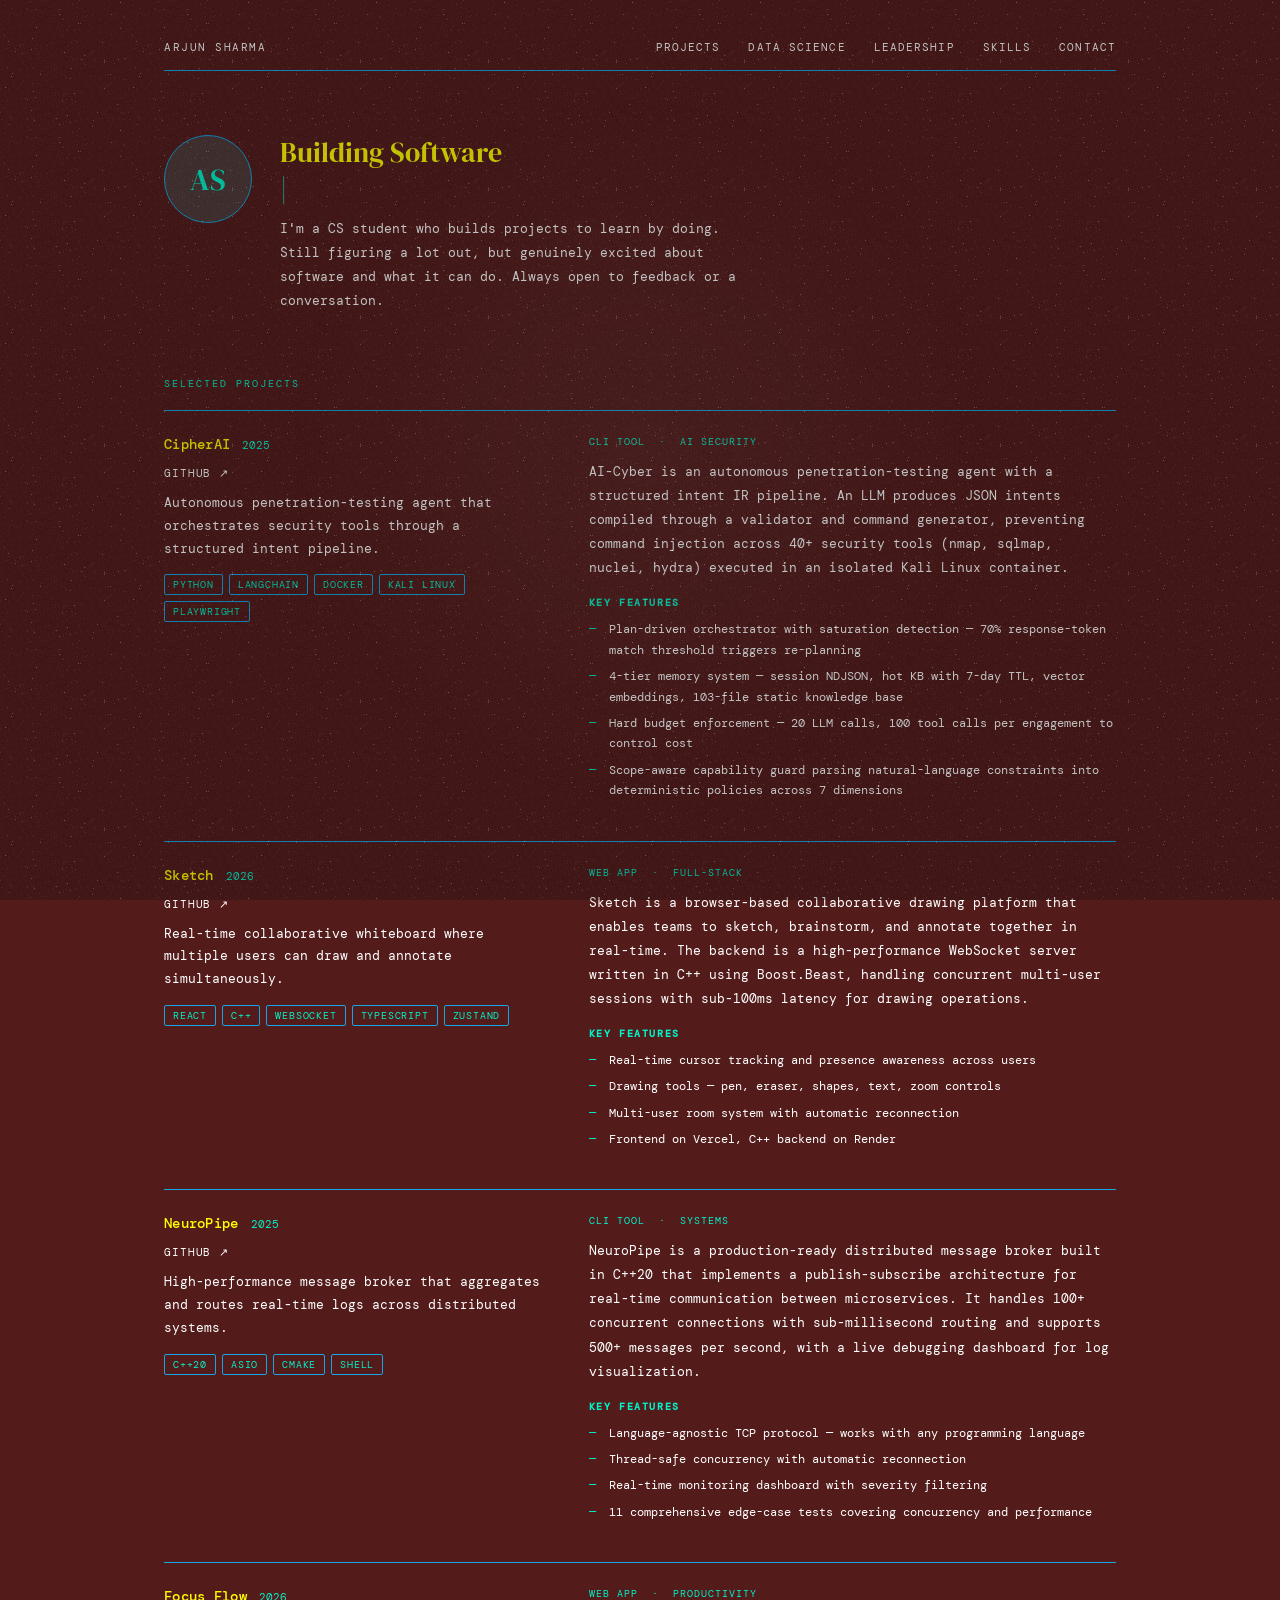
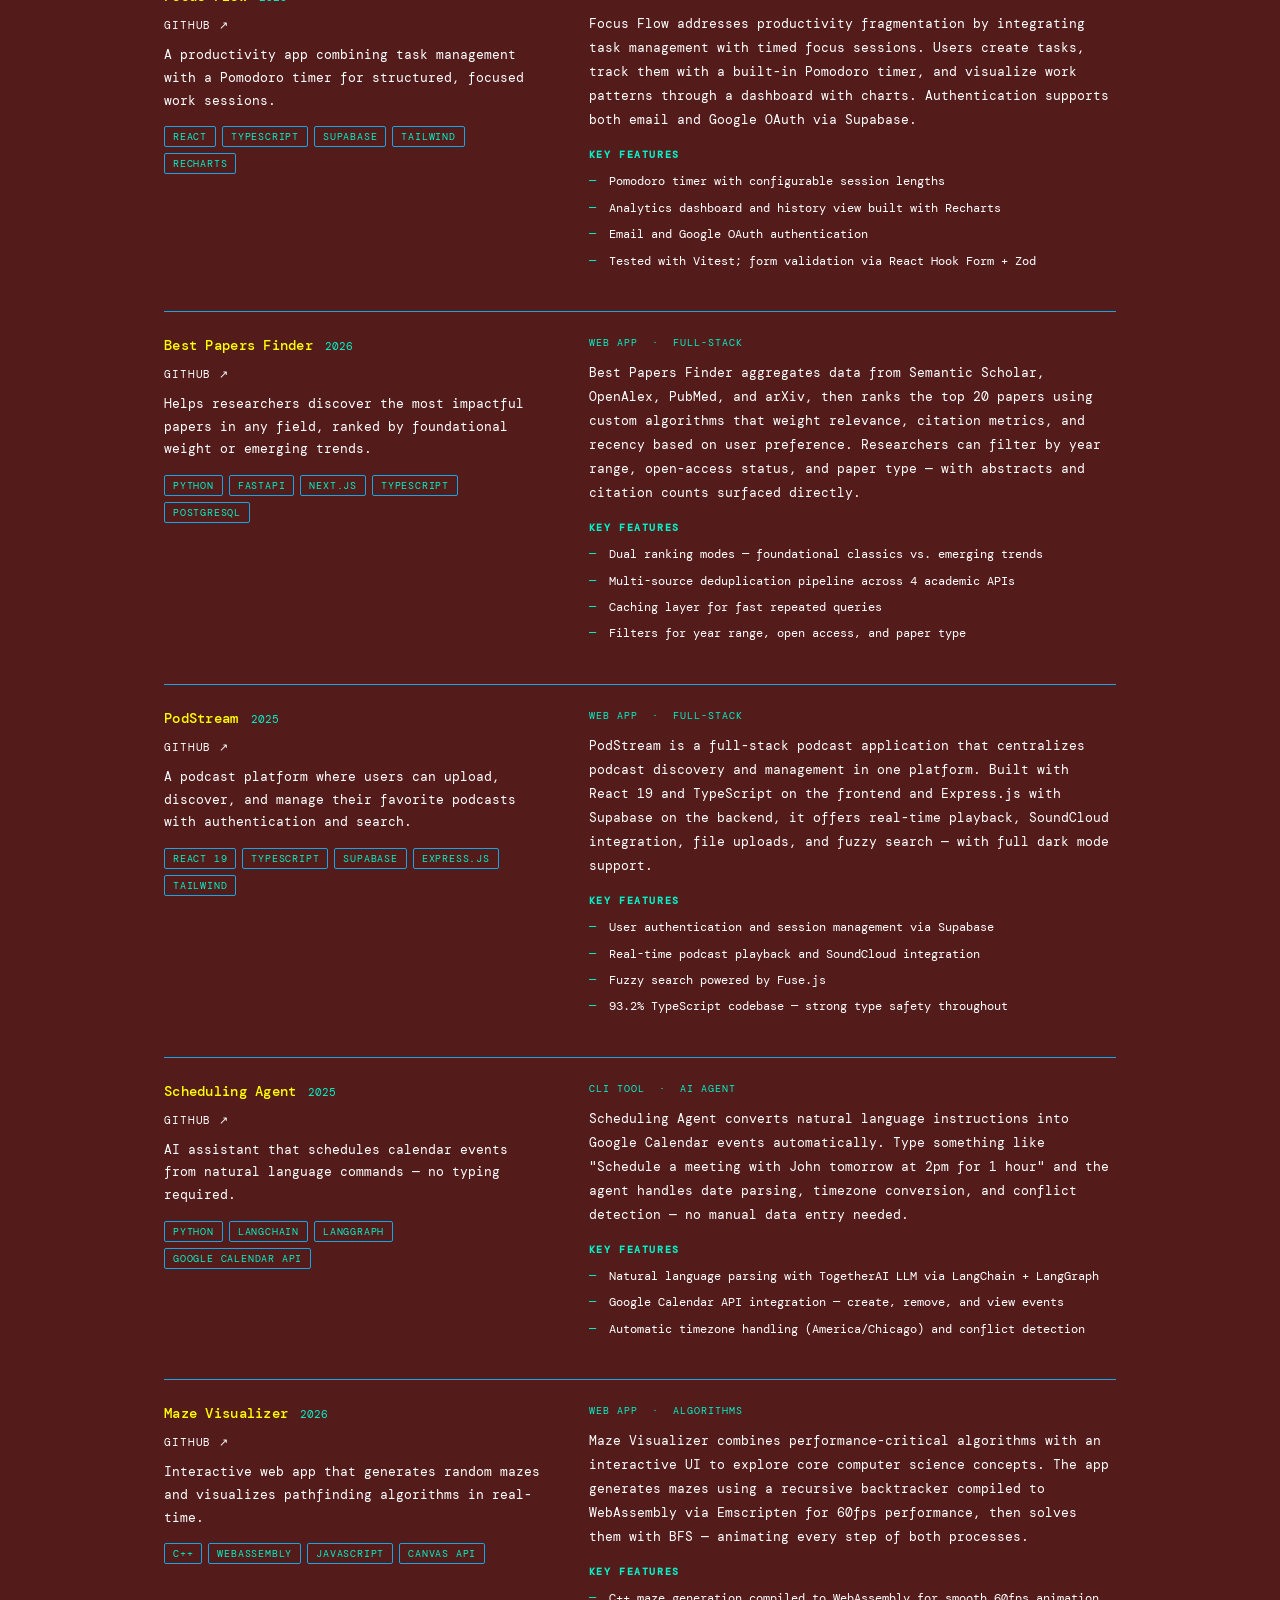
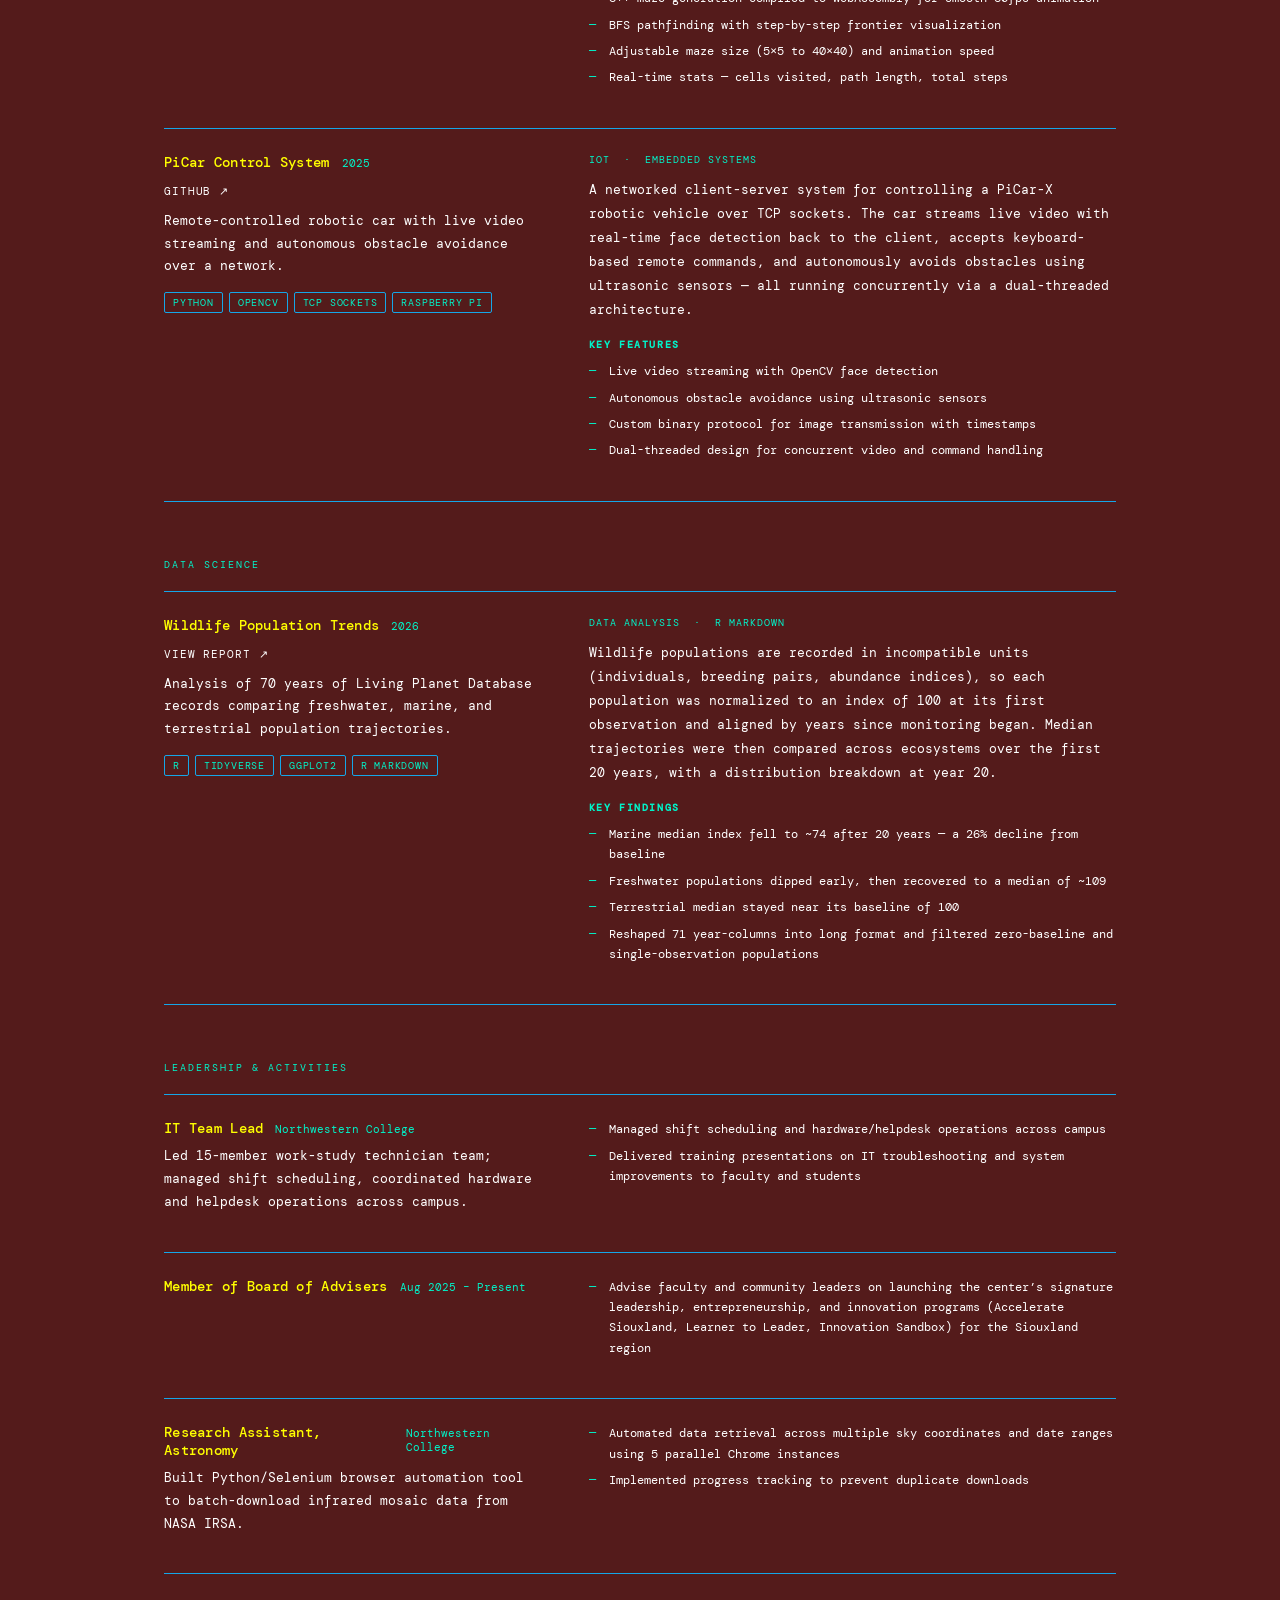
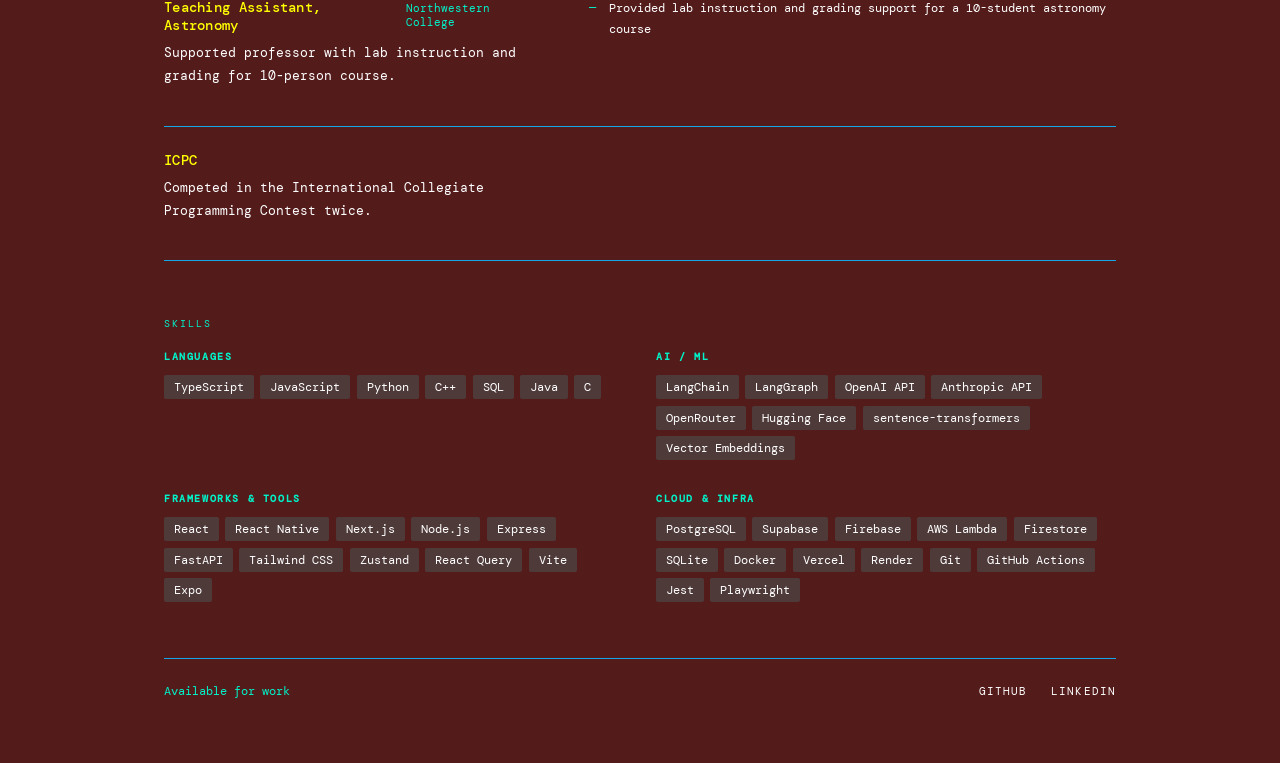
<file: index.html>
<!DOCTYPE html>
<html lang="en">
<head>
  <meta charset="UTF-8" />
  <meta name="viewport" content="width=device-width, initial-scale=1.0" />
  <meta name="description" content="Your Name — Software Developer portfolio" />
  <title>Arjun Sharma — Portfolio</title>
  <link rel="icon" type="image/svg+xml" href="data:image/svg+xml,%3Csvg xmlns='http://www.w3.org/2000/svg' viewBox='0 0 32 32'%3E%3Crect width='32' height='32' rx='6' fill='%23000'/%3E%3Ctext x='16' y='23' font-family='DM Serif Display, Georgia, serif' font-size='22' font-weight='400' fill='%23e8e8e6' text-anchor='middle'%3EA%3C/text%3E%3C/svg%3E" />
  <link rel="stylesheet" href="style.css" />
  <link rel="stylesheet" href="effects.css" />
</head>
<body>

  <div class="port">

    <!-- Nav -->
    <nav class="nav">
      <span class="nav-name">Arjun Sharma</span>
      <div class="nav-links">
        <a href="#work">Projects</a>
        <a href="#datascience">Data Science</a>
        <a href="#leadership">Leadership</a>
        <a href="#skills">Skills</a>
        <a href="#contact">Contact</a>
      </div>
    </nav>

    <!-- Hero -->
    <section class="hero">
      <div class="avatar">
        <span>AS</span>
        <!-- To use a photo instead: remove the span and add:
             <img src="photo.jpg" alt="Your Name" /> -->
      </div>
      <div class="hero-text">
        <h1><span id="typewriter"></span><span class="cursor" aria-hidden="true">|</span></h1>
        <p>
          I'm a CS student who builds projects to learn by doing. Still figuring a lot out, but genuinely excited about software and what it can do. Always open to feedback or a conversation.
        </p>
      </div>
    </section>

    <!-- Projects -->
    <section class="projects" id="work">
      <p class="section-label">Selected Projects</p>

      <!-- AI-Cyber -->
      <article class="project-card" id="p10">
        <div class="card-main">
          <div class="card-header">
            <span class="card-title">CipherAI</span>
            <span class="project-year">2025</span>
          </div>
          <a href="https://github.com/arjunxplorer/CipherAI" class="gh-link" target="_blank" rel="noopener">GitHub ↗</a>
          <p class="card-summary">Autonomous penetration-testing agent that orchestrates security tools through a structured intent pipeline.</p>
          <div class="project-tags">
            <span class="tag">Python</span>
            <span class="tag">LangChain</span>
            <span class="tag">Docker</span>
            <span class="tag">Kali Linux</span>
            <span class="tag">Playwright</span>
          </div>
        </div>
        <div class="card-details">
          <p class="card-type">CLI Tool &nbsp;·&nbsp; AI Security</p>
          <p class="project-desc">
            AI-Cyber is an autonomous penetration-testing agent with a structured intent IR pipeline. An LLM produces JSON intents compiled through a validator and command generator, preventing command injection across 40+ security tools (nmap, sqlmap, nuclei, hydra) executed in an isolated Kali Linux container.
          </p>
          <div class="card-features">
            <h4>Key features</h4>
            <ul class="feature-list">
              <li>Plan-driven orchestrator with saturation detection — 70% response-token match threshold triggers re-planning</li>
              <li>4-tier memory system — session NDJSON, hot KB with 7-day TTL, vector embeddings, 103-file static knowledge base</li>
              <li>Hard budget enforcement — 20 LLM calls, 100 tool calls per engagement to control cost</li>
              <li>Scope-aware capability guard parsing natural-language constraints into deterministic policies across 7 dimensions</li>
            </ul>
          </div>
        </div>
      </article>

      <!-- Sketch -->
      <article class="project-card" id="p1">
        <div class="card-main">
          <div class="card-header">
            <span class="card-title">Sketch</span>
            <span class="project-year">2026</span>
          </div>
          <a href="https://github.com/arjunxplorer/sketch" class="gh-link" target="_blank" rel="noopener">GitHub ↗</a>
          <p class="card-summary">Real-time collaborative whiteboard where multiple users can draw and annotate simultaneously.</p>
          <div class="project-tags">
            <span class="tag">React</span>
            <span class="tag">C++</span>
            <span class="tag">WebSocket</span>
            <span class="tag">TypeScript</span>
            <span class="tag">Zustand</span>
          </div>
        </div>
        <div class="card-details">
          <p class="card-type">Web App &nbsp;·&nbsp; Full-stack</p>
          <p class="project-desc">
            Sketch is a browser-based collaborative drawing platform that enables teams to sketch,
            brainstorm, and annotate together in real-time. The backend is a high-performance
            WebSocket server written in C++ using Boost.Beast, handling concurrent multi-user
            sessions with sub-100ms latency for drawing operations.
          </p>
          <div class="card-features">
            <h4>Key features</h4>
            <ul class="feature-list">
              <li>Real-time cursor tracking and presence awareness across users</li>
              <li>Drawing tools — pen, eraser, shapes, text, zoom controls</li>
              <li>Multi-user room system with automatic reconnection</li>
              <li>Frontend on Vercel, C++ backend on Render</li>
            </ul>
          </div>
        </div>
      </article>

      <!-- NeuroPipe -->
      <article class="project-card" id="p2">
        <div class="card-main">
          <div class="card-header">
            <span class="card-title">NeuroPipe</span>
            <span class="project-year">2025</span>
          </div>
          <a href="https://github.com/arjunxplorer/NeuroPipe" class="gh-link" target="_blank" rel="noopener">GitHub ↗</a>
          <p class="card-summary">High-performance message broker that aggregates and routes real-time logs across distributed systems.</p>
          <div class="project-tags">
            <span class="tag">C++20</span>
            <span class="tag">Asio</span>
            <span class="tag">CMake</span>
            <span class="tag">Shell</span>
          </div>
        </div>
        <div class="card-details">
          <p class="card-type">CLI Tool &nbsp;·&nbsp; Systems</p>
          <p class="project-desc">
            NeuroPipe is a production-ready distributed message broker built in C++20 that implements
                a publish-subscribe architecture for real-time communication between microservices.
                It handles 100+ concurrent connections with sub-millisecond routing and supports
                500+ messages per second, with a live debugging dashboard for log visualization.
          </p>
          <div class="card-features">
                <h4>Key features</h4>
                <ul class="feature-list">
                  <li>Language-agnostic TCP protocol — works with any programming language</li>
                  <li>Thread-safe concurrency with automatic reconnection</li>
                  <li>Real-time monitoring dashboard with severity filtering</li>
                  <li>11 comprehensive edge-case tests covering concurrency and performance</li>
                </ul>
              </div>
        </div>
      </article>

      <!-- Focus Flow -->
      <article class="project-card" id="p8">
        <div class="card-main">
          <div class="card-header">
            <span class="card-title">Focus Flow</span>
            <span class="project-year">2026</span>
          </div>
          <a href="https://github.com/arjunxplorer/focus-flow" class="gh-link" target="_blank" rel="noopener">GitHub ↗</a>
          <p class="card-summary">A productivity app combining task management with a Pomodoro timer for structured, focused work sessions.</p>
          <div class="project-tags">
            <span class="tag">React</span>
            <span class="tag">TypeScript</span>
            <span class="tag">Supabase</span>
            <span class="tag">Tailwind</span>
            <span class="tag">Recharts</span>
          </div>
        </div>
        <div class="card-details">
          <p class="card-type">Web App &nbsp;·&nbsp; Productivity</p>
          <p class="project-desc">
            Focus Flow addresses productivity fragmentation by integrating task management with
                timed focus sessions. Users create tasks, track them with a built-in Pomodoro timer,
                and visualize work patterns through a dashboard with charts. Authentication supports
                both email and Google OAuth via Supabase.
          </p>
          <div class="card-features">
                <h4>Key features</h4>
                <ul class="feature-list">
                  <li>Pomodoro timer with configurable session lengths</li>
                  <li>Analytics dashboard and history view built with Recharts</li>
                  <li>Email and Google OAuth authentication</li>
                  <li>Tested with Vitest; form validation via React Hook Form + Zod</li>
                </ul>
              </div>
        </div>
      </article>

      <!-- Best Papers Finder -->
      <article class="project-card" id="p5">
        <div class="card-main">
          <div class="card-header">
            <span class="card-title">Best Papers Finder</span>
            <span class="project-year">2026</span>
          </div>
          <a href="https://github.com/arjunxplorer/Research-Paper-finder" class="gh-link" target="_blank" rel="noopener">GitHub ↗</a>
          <p class="card-summary">Helps researchers discover the most impactful papers in any field, ranked by foundational weight or emerging trends.</p>
          <div class="project-tags">
            <span class="tag">Python</span>
            <span class="tag">FastAPI</span>
            <span class="tag">Next.js</span>
            <span class="tag">TypeScript</span>
            <span class="tag">PostgreSQL</span>
          </div>
        </div>
        <div class="card-details">
          <p class="card-type">Web App &nbsp;·&nbsp; Full-stack</p>
          <p class="project-desc">
            Best Papers Finder aggregates data from Semantic Scholar, OpenAlex, PubMed, and arXiv,
                then ranks the top 20 papers using custom algorithms that weight relevance, citation
                metrics, and recency based on user preference. Researchers can filter by year range,
                open-access status, and paper type — with abstracts and citation counts surfaced directly.
          </p>
          <div class="card-features">
                <h4>Key features</h4>
                <ul class="feature-list">
                  <li>Dual ranking modes — foundational classics vs. emerging trends</li>
                  <li>Multi-source deduplication pipeline across 4 academic APIs</li>
                  <li>Caching layer for fast repeated queries</li>
                  <li>Filters for year range, open access, and paper type</li>
                </ul>
              </div>
        </div>
      </article>

      <!-- PodStream -->
      <article class="project-card" id="p6">
        <div class="card-main">
          <div class="card-header">
            <span class="card-title">PodStream</span>
            <span class="project-year">2025</span>
          </div>
          <a href="https://github.com/arjunxplorer/PodStream" class="gh-link" target="_blank" rel="noopener">GitHub ↗</a>
          <p class="card-summary">A podcast platform where users can upload, discover, and manage their favorite podcasts with authentication and search.</p>
          <div class="project-tags">
            <span class="tag">React 19</span>
            <span class="tag">TypeScript</span>
            <span class="tag">Supabase</span>
            <span class="tag">Express.js</span>
            <span class="tag">Tailwind</span>
          </div>
        </div>
        <div class="card-details">
          <p class="card-type">Web App &nbsp;·&nbsp; Full-stack</p>
          <p class="project-desc">
            PodStream is a full-stack podcast application that centralizes podcast discovery and
                management in one platform. Built with React 19 and TypeScript on the frontend and
                Express.js with Supabase on the backend, it offers real-time playback, SoundCloud
                integration, file uploads, and fuzzy search — with full dark mode support.
          </p>
          <div class="card-features">
                <h4>Key features</h4>
                <ul class="feature-list">
                  <li>User authentication and session management via Supabase</li>
                  <li>Real-time podcast playback and SoundCloud integration</li>
                  <li>Fuzzy search powered by Fuse.js</li>
                  <li>93.2% TypeScript codebase — strong type safety throughout</li>
                </ul>
              </div>
        </div>
      </article>

      <!-- Scheduling Agent -->
      <article class="project-card" id="p4">
        <div class="card-main">
          <div class="card-header">
            <span class="card-title">Scheduling Agent</span>
            <span class="project-year">2025</span>
          </div>
          <a href="https://github.com/arjunxplorer/SchedulingAgent" class="gh-link" target="_blank" rel="noopener">GitHub ↗</a>
          <p class="card-summary">AI assistant that schedules calendar events from natural language commands — no typing required.</p>
          <div class="project-tags">
            <span class="tag">Python</span>
            <span class="tag">LangChain</span>
            <span class="tag">LangGraph</span>
            <span class="tag">Google Calendar API</span>
          </div>
        </div>
        <div class="card-details">
          <p class="card-type">CLI Tool &nbsp;·&nbsp; AI Agent</p>
          <p class="project-desc">
            Scheduling Agent converts natural language instructions into Google Calendar events
                automatically. Type something like "Schedule a meeting with John tomorrow at 2pm for
                1 hour" and the agent handles date parsing, timezone conversion, and conflict detection —
                no manual data entry needed.
          </p>
          <div class="card-features">
                <h4>Key features</h4>
                <ul class="feature-list">
                  <li>Natural language parsing with TogetherAI LLM via LangChain + LangGraph</li>
                  <li>Google Calendar API integration — create, remove, and view events</li>
                  <li>Automatic timezone handling (America/Chicago) and conflict detection</li>
                </ul>
              </div>
        </div>
      </article>

      <!-- Maze Visualizer -->
      <article class="project-card" id="p3">
        <div class="card-main">
          <div class="card-header">
            <span class="card-title">Maze Visualizer</span>
            <span class="project-year">2026</span>
          </div>
          <a href="https://github.com/arjunxplorer/Maze-Solver" class="gh-link" target="_blank" rel="noopener">GitHub ↗</a>
          <p class="card-summary">Interactive web app that generates random mazes and visualizes pathfinding algorithms in real-time.</p>
          <div class="project-tags">
            <span class="tag">C++</span>
            <span class="tag">WebAssembly</span>
            <span class="tag">JavaScript</span>
            <span class="tag">Canvas API</span>
          </div>
        </div>
        <div class="card-details">
          <p class="card-type">Web App &nbsp;·&nbsp; Algorithms</p>
          <p class="project-desc">
            Maze Visualizer combines performance-critical algorithms with an interactive UI to explore
                core computer science concepts. The app generates mazes using a recursive backtracker
                compiled to WebAssembly via Emscripten for 60fps performance, then solves them with BFS —
                animating every step of both processes.
          </p>
          <div class="card-features">
                <h4>Key features</h4>
                <ul class="feature-list">
                  <li>C++ maze generation compiled to WebAssembly for smooth 60fps animation</li>
                  <li>BFS pathfinding with step-by-step frontier visualization</li>
                  <li>Adjustable maze size (5×5 to 40×40) and animation speed</li>
                  <li>Real-time stats — cells visited, path length, total steps</li>
                </ul>
              </div>
        </div>
      </article>

      <!-- PiCar -->
      <article class="project-card" id="p9">
        <div class="card-main">
          <div class="card-header">
            <span class="card-title">PiCar Control System</span>
            <span class="project-year">2025</span>
          </div>
          <a href="https://github.com/OfficialArapaima/networking-picar3" class="gh-link" target="_blank" rel="noopener">GitHub ↗</a>
          <p class="card-summary">Remote-controlled robotic car with live video streaming and autonomous obstacle avoidance over a network.</p>
          <div class="project-tags">
            <span class="tag">Python</span>
            <span class="tag">OpenCV</span>
            <span class="tag">TCP Sockets</span>
            <span class="tag">Raspberry Pi</span>
          </div>
        </div>
        <div class="card-details">
          <p class="card-type">IoT &nbsp;·&nbsp; Embedded Systems</p>
          <p class="project-desc">
            A networked client-server system for controlling a PiCar-X robotic vehicle over TCP sockets.
                The car streams live video with real-time face detection back to the client, accepts
                keyboard-based remote commands, and autonomously avoids obstacles using ultrasonic sensors —
                all running concurrently via a dual-threaded architecture.
          </p>
          <div class="card-features">
                <h4>Key features</h4>
                <ul class="feature-list">
                  <li>Live video streaming with OpenCV face detection</li>
                  <li>Autonomous obstacle avoidance using ultrasonic sensors</li>
                  <li>Custom binary protocol for image transmission with timestamps</li>
                  <li>Dual-threaded design for concurrent video and command handling</li>
                </ul>
              </div>
        </div>
      </article>

    </section>

    <!-- Data Science -->
    <section class="projects" id="datascience">
      <p class="section-label">Data Science</p>

      <article class="project-card project-card--link" id="d1">
        <a class="card-link" href="datascience/wildlife.html" aria-label="Open Wildlife Population Trends report"></a>
        <div class="card-main">
          <div class="card-header">
            <span class="card-title">Wildlife Population Trends</span>
            <span class="project-year">2026</span>
          </div>
          <span class="gh-link">View report ↗</span>
          <p class="card-summary">Analysis of 70 years of Living Planet Database records comparing freshwater, marine, and terrestrial population trajectories.</p>
          <div class="project-tags">
            <span class="tag">R</span>
            <span class="tag">tidyverse</span>
            <span class="tag">ggplot2</span>
            <span class="tag">R Markdown</span>
          </div>
        </div>
        <div class="card-details">
          <p class="card-type">Data Analysis &nbsp;·&nbsp; R Markdown</p>
          <p class="project-desc">
            Wildlife populations are recorded in incompatible units (individuals, breeding pairs, abundance
            indices), so each population was normalized to an index of 100 at its first observation and
            aligned by years since monitoring began. Median trajectories were then compared across
            ecosystems over the first 20 years, with a distribution breakdown at year 20.
          </p>
          <div class="card-features">
            <h4>Key findings</h4>
            <ul class="feature-list">
              <li>Marine median index fell to ~74 after 20 years — a 26% decline from baseline</li>
              <li>Freshwater populations dipped early, then recovered to a median of ~109</li>
              <li>Terrestrial median stayed near its baseline of 100</li>
              <li>Reshaped 71 year-columns into long format and filtered zero-baseline and single-observation populations</li>
            </ul>
          </div>
        </div>
      </article>

    </section>

    <!-- Leadership & Activities -->
    <section class="projects" id="leadership">
      <p class="section-label">Leadership &amp; Activities</p>

      <article class="project-card" id="l1">
        <div class="card-main">
          <div class="card-header">
            <span class="card-title">IT Team Lead</span>
            <span class="project-year">Northwestern College</span>
          </div>
          <p class="card-summary">Led 15-member work-study technician team; managed shift scheduling, coordinated hardware and helpdesk operations across campus.</p>
        </div>
        <div class="card-details">
          <ul class="feature-list">
                <li>Managed shift scheduling and hardware/helpdesk operations across campus</li>
                <li>Delivered training presentations on IT troubleshooting and system improvements to faculty and students</li>
              </ul>
        </div>
      </article>


      <article class="project-card" id="l5">
        <div class="card-main">
          <div class="card-header">
            <span class="card-title">Member of Board of Advisers</span>
            <span class="project-year">Aug 2025 – Present</span>
          </div>
        </div>
        <div class="card-details">
          <ul class="feature-list">
            <li>Advise faculty and community leaders on launching the center’s signature leadership, entrepreneurship, and innovation programs (Accelerate Siouxland, Learner to Leader, Innovation Sandbox) for the Siouxland region</li>
          </ul>
        </div>
      </article>

      <article class="project-card" id="l2">
        <div class="card-main">
          <div class="card-header">
            <span class="card-title">Research Assistant, Astronomy</span>
            <span class="project-year">Northwestern College</span>
          </div>
          <p class="card-summary">Built Python/Selenium browser automation tool to batch-download infrared mosaic data from NASA IRSA.</p>
        </div>
        <div class="card-details">
          <ul class="feature-list">
                <li>Automated data retrieval across multiple sky coordinates and date ranges using 5 parallel Chrome instances</li>
                <li>Implemented progress tracking to prevent duplicate downloads</li>
              </ul>
        </div>
      </article>

      <article class="project-card" id="l3">
        <div class="card-main">
          <div class="card-header">
            <span class="card-title">Teaching Assistant, Astronomy</span>
            <span class="project-year">Northwestern College</span>
          </div>
          <p class="card-summary">Supported professor with lab instruction and grading for 10-person course.</p>
        </div>
        <div class="card-details">
          <ul class="feature-list">
                <li>Provided lab instruction and grading support for a 10-student astronomy course</li>
              </ul>
        </div>
      </article>

      <article class="project-card" id="l4">
        <div class="card-main">
          <div class="card-header">
            <span class="card-title">ICPC</span>
          </div>
          <p class="card-summary">Competed in the International Collegiate Programming Contest twice.</p>
        </div>
      </article>

    </section>

    <!-- Skills -->
    <section class="skills-section" id="skills">
      <p class="section-label">Skills</p>
      <div class="skill-groups">
        <div class="skill-group">
          <h4>Languages</h4>
          <div class="skill-pills">
            <span class="skill-pill">TypeScript</span>
            <span class="skill-pill">JavaScript</span>
            <span class="skill-pill">Python</span>
            <span class="skill-pill">C++</span>
            <span class="skill-pill">SQL</span>
            <span class="skill-pill">Java</span>
            <span class="skill-pill">C</span>
          </div>
        </div>
        <div class="skill-group">
          <h4>AI / ML</h4>
          <div class="skill-pills">
            <span class="skill-pill">LangChain</span>
            <span class="skill-pill">LangGraph</span>
            <span class="skill-pill">OpenAI API</span>
            <span class="skill-pill">Anthropic API</span>
            <span class="skill-pill">OpenRouter</span>
            <span class="skill-pill">Hugging Face</span>
            <span class="skill-pill">sentence-transformers</span>
            <span class="skill-pill">Vector Embeddings</span>
          </div>
        </div>
        <div class="skill-group">
          <h4>Frameworks &amp; Tools</h4>
          <div class="skill-pills">
            <span class="skill-pill">React</span>
            <span class="skill-pill">React Native</span>
            <span class="skill-pill">Next.js</span>
            <span class="skill-pill">Node.js</span>
            <span class="skill-pill">Express</span>
            <span class="skill-pill">FastAPI</span>
            <span class="skill-pill">Tailwind CSS</span>
            <span class="skill-pill">Zustand</span>
            <span class="skill-pill">React Query</span>
            <span class="skill-pill">Vite</span>
            <span class="skill-pill">Expo</span>
          </div>
        </div>
        <div class="skill-group">
          <h4>Cloud &amp; Infra</h4>
          <div class="skill-pills">
            <span class="skill-pill">PostgreSQL</span>
            <span class="skill-pill">Supabase</span>
            <span class="skill-pill">Firebase</span>
            <span class="skill-pill">AWS Lambda</span>
            <span class="skill-pill">Firestore</span>
            <span class="skill-pill">SQLite</span>
            <span class="skill-pill">Docker</span>
            <span class="skill-pill">Vercel</span>
            <span class="skill-pill">Render</span>
            <span class="skill-pill">Git</span>
            <span class="skill-pill">GitHub Actions</span>
            <span class="skill-pill">Jest</span>
            <span class="skill-pill">Playwright</span>
          </div>
        </div>
      </div>
    </section>

    <!-- Contact -->
    <footer class="contact" id="contact">
      <p>Available for work</p>
      <div class="contact-links">
        <a href="https://github.com/arjunxplorer" target="_blank" rel="noopener">GitHub</a>
        <a href="https://www.linkedin.com/in/arjunsharma99" target="_blank" rel="noopener">LinkedIn</a>
      </div>
    </footer>

  </div>

  <script>
    // Typewriter
    (function() {
      const el = document.getElementById('typewriter');
      if (!el) return;
      const lines = ['Building Software', 'to Learn.'];
      let lineIdx = 0, charIdx = 0, display = '';

      function type() {
        if (lineIdx >= lines.length) return;
        if (charIdx < lines[lineIdx].length) {
          display += lines[lineIdx][charIdx++];
          el.innerHTML = display.replace(/\n/g, '<br>');
          setTimeout(type, 55 + Math.random() * 35);
        } else {
          display += '\n';
          charIdx = 0;
          lineIdx++;
          if (lineIdx < lines.length) {
            el.innerHTML = display.replace(/\n/g, '<br>');
            setTimeout(type, 500);
          }
        }
      }
      setTimeout(type, 600);
    })();

    // Dust mote texture
    (function() {
      const c = document.createElement('canvas');
      c.width = 128;
      c.height = 128;
      const ctx = c.getContext('2d');
      const img = ctx.createImageData(128, 128);
      const d = img.data;
      for (let i = 0; i < d.length; i += 4) {
        const t = Math.random();
        let v;
        if (t < 0.003) {
          v = 140 + Math.random() * 115; // bright mote
        } else if (t < 0.02) {
          v = 40 + Math.random() * 60; // dim mote
        } else {
          v = Math.random() * 25; // near-black base
        }
        d[i] = v;
        d[i + 1] = v;
        d[i + 2] = v;
        d[i + 3] = 255;
      }
      ctx.putImageData(img, 0, 0);
      const div = document.createElement('div');
      div.id = 'dust';
      div.style.cssText =
        'position:fixed;inset:0;pointer-events:none;z-index:9999;' +
        'background-image:url(' + c.toDataURL() + ');' +
        'background-repeat:repeat;background-size:128px 128px;' +
        'opacity:0.25';
      document.body.appendChild(div);
    })();

    // Mouse spotlight
    (function() {
      const div = document.createElement('div');
      div.id = 'spotlight';
      document.body.appendChild(div);
      let raf = null;
      document.addEventListener('mousemove', function(e) {
        if (raf) cancelAnimationFrame(raf);
        raf = requestAnimationFrame(function() {
          div.style.setProperty('--mx', e.clientX + 'px');
          div.style.setProperty('--my', e.clientY + 'px');
        });
      });
    })();
  </script>

</body>
</html>
</file>
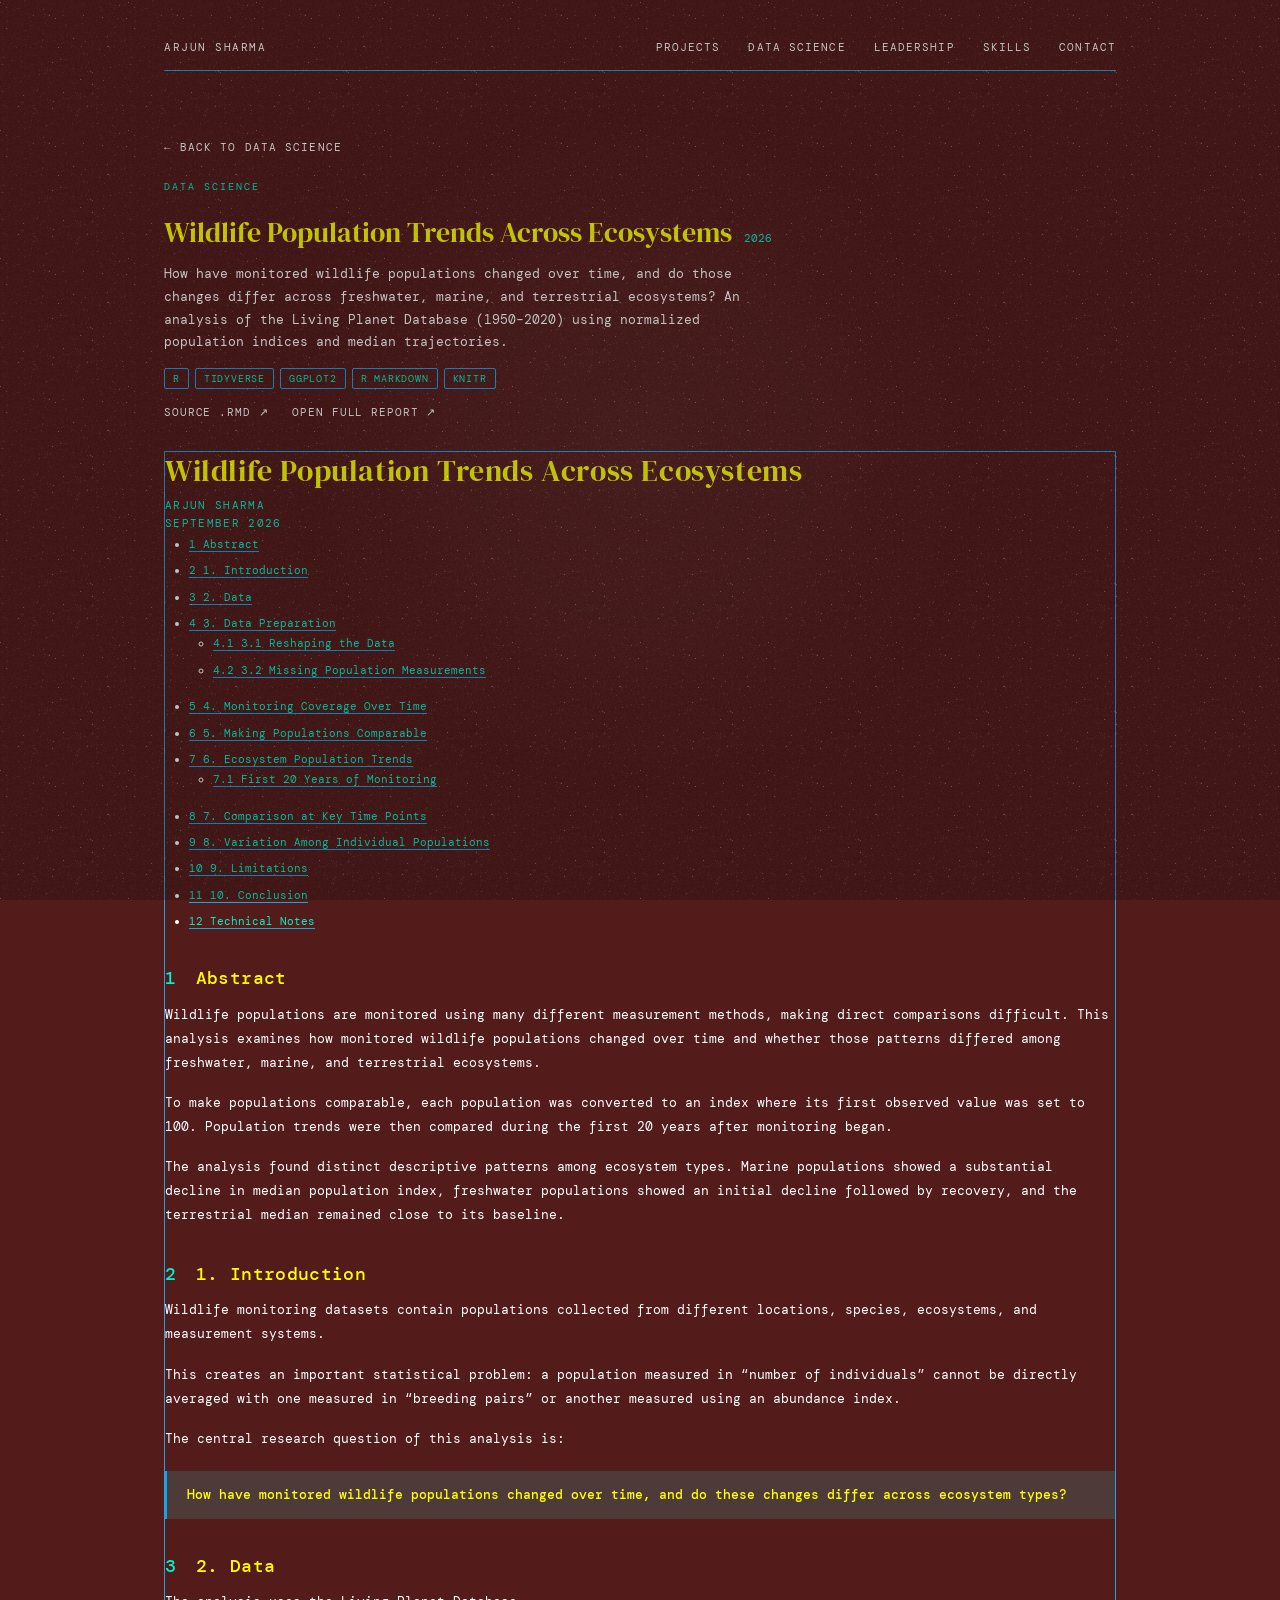
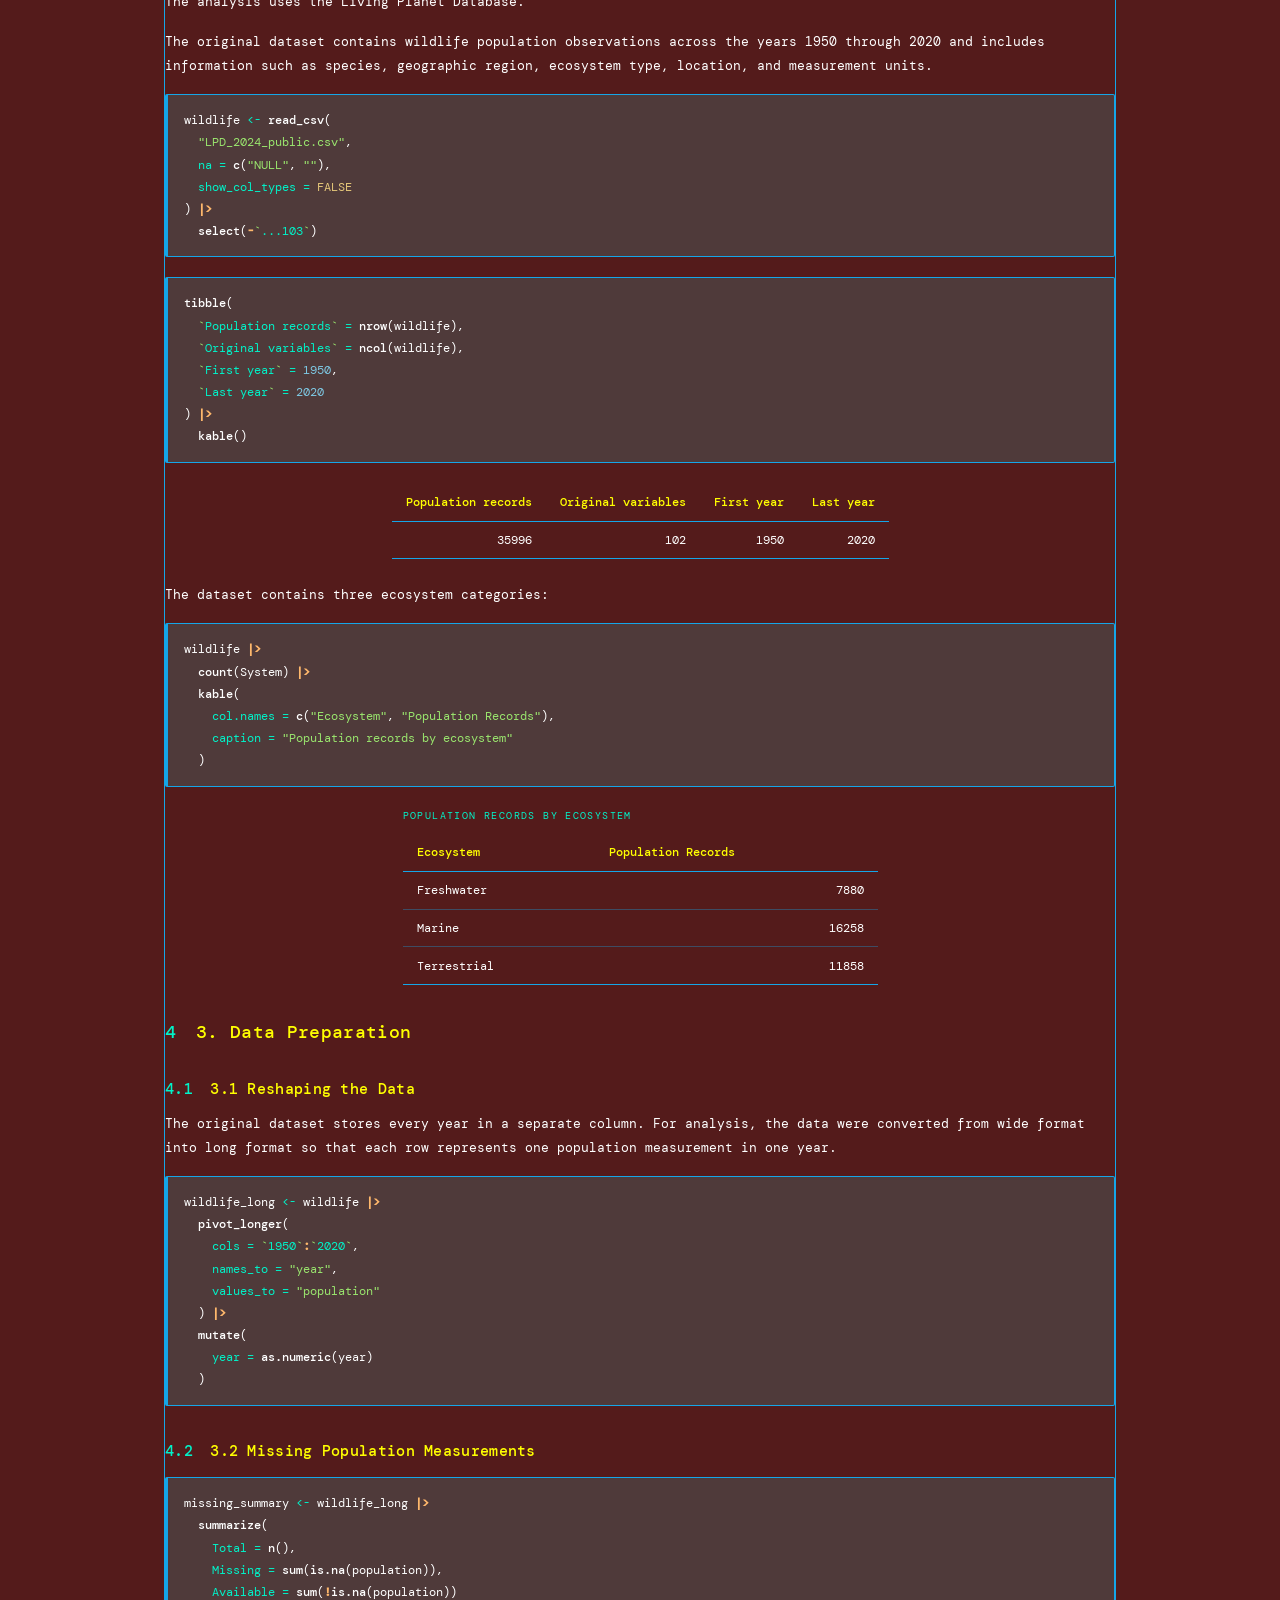
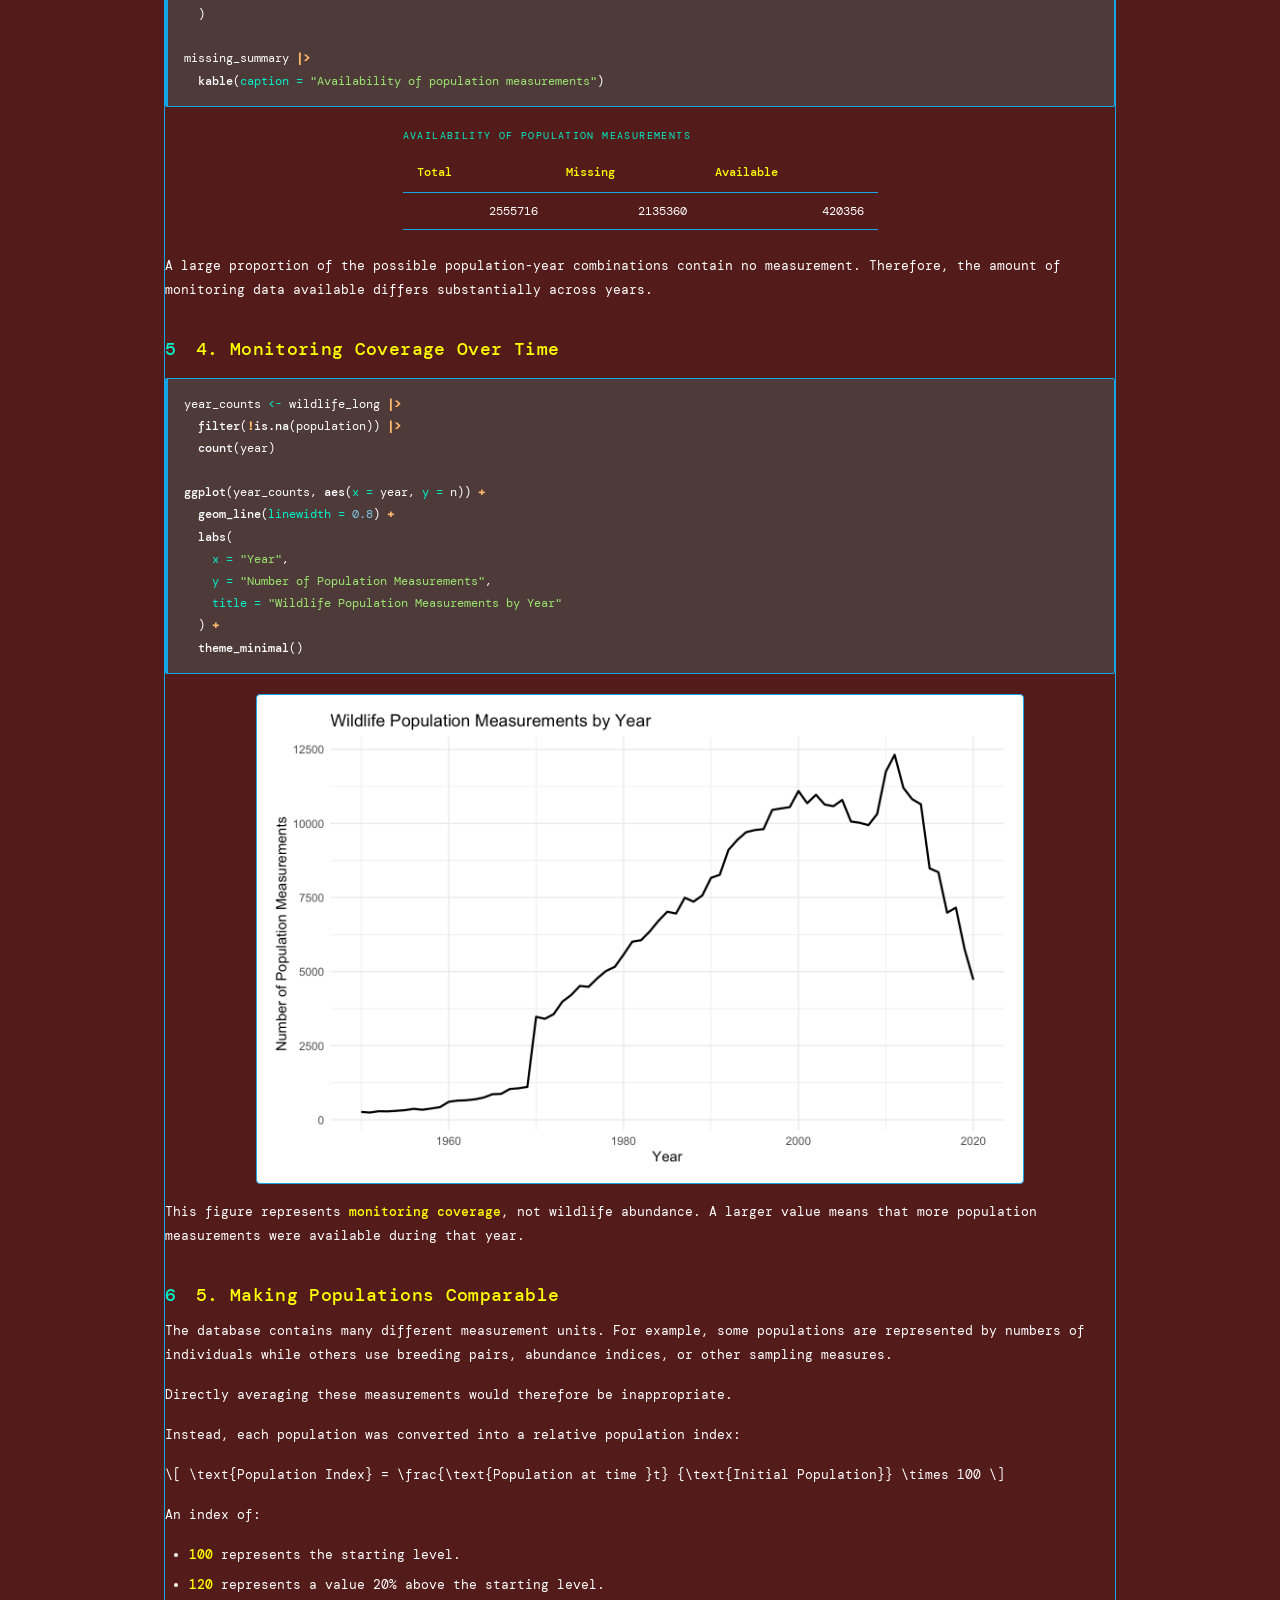
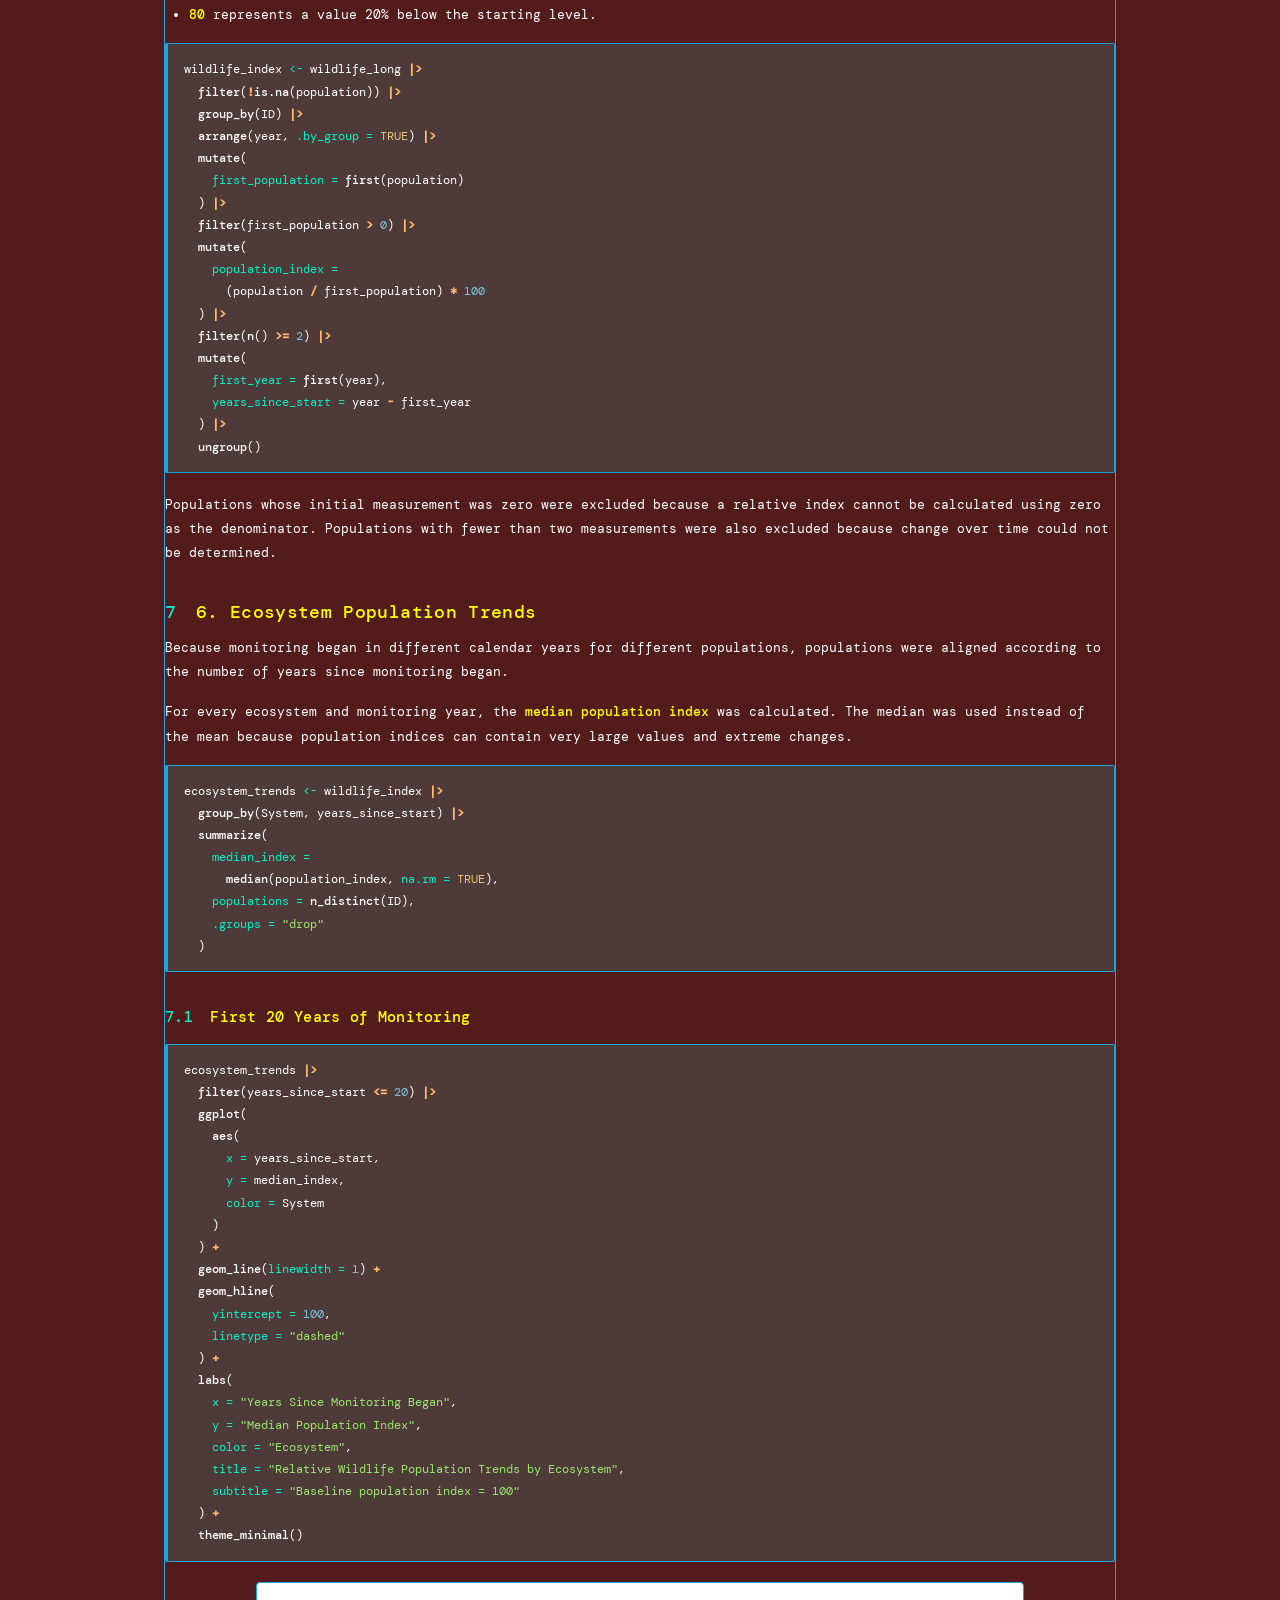
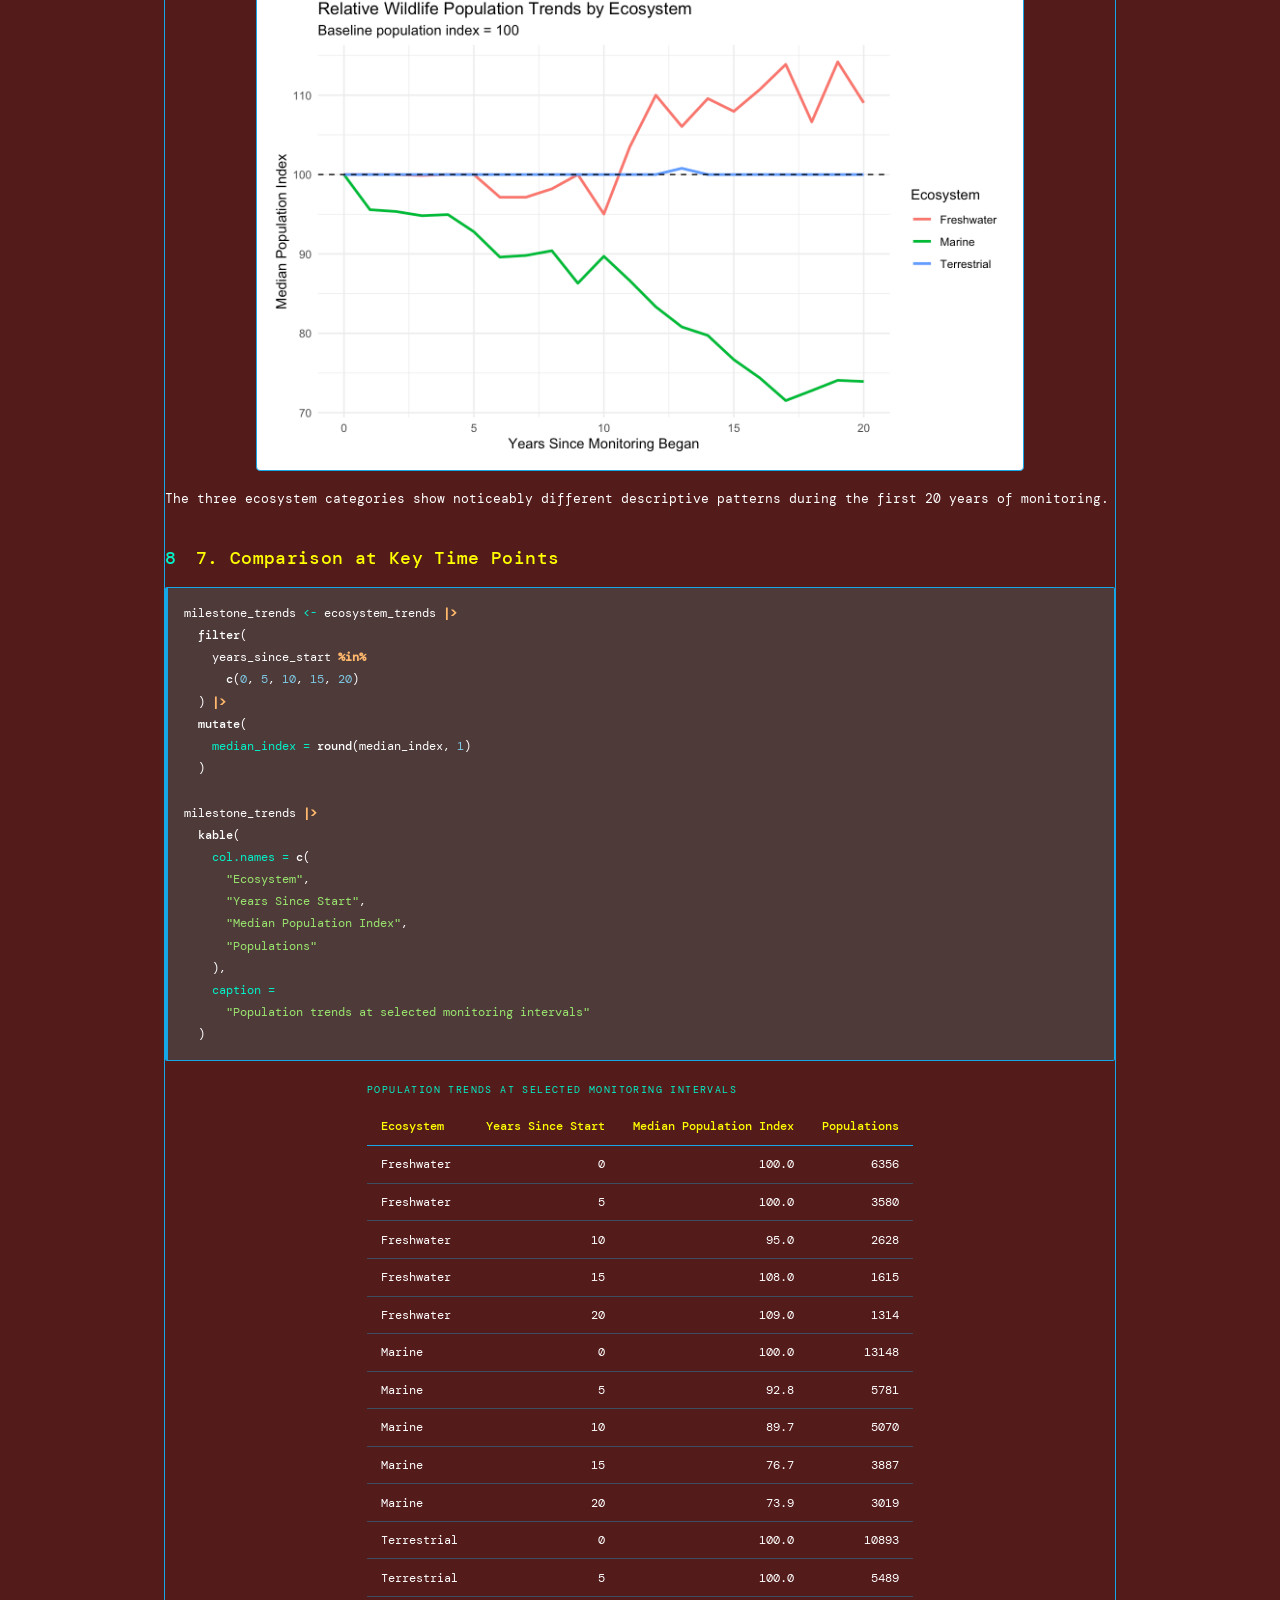
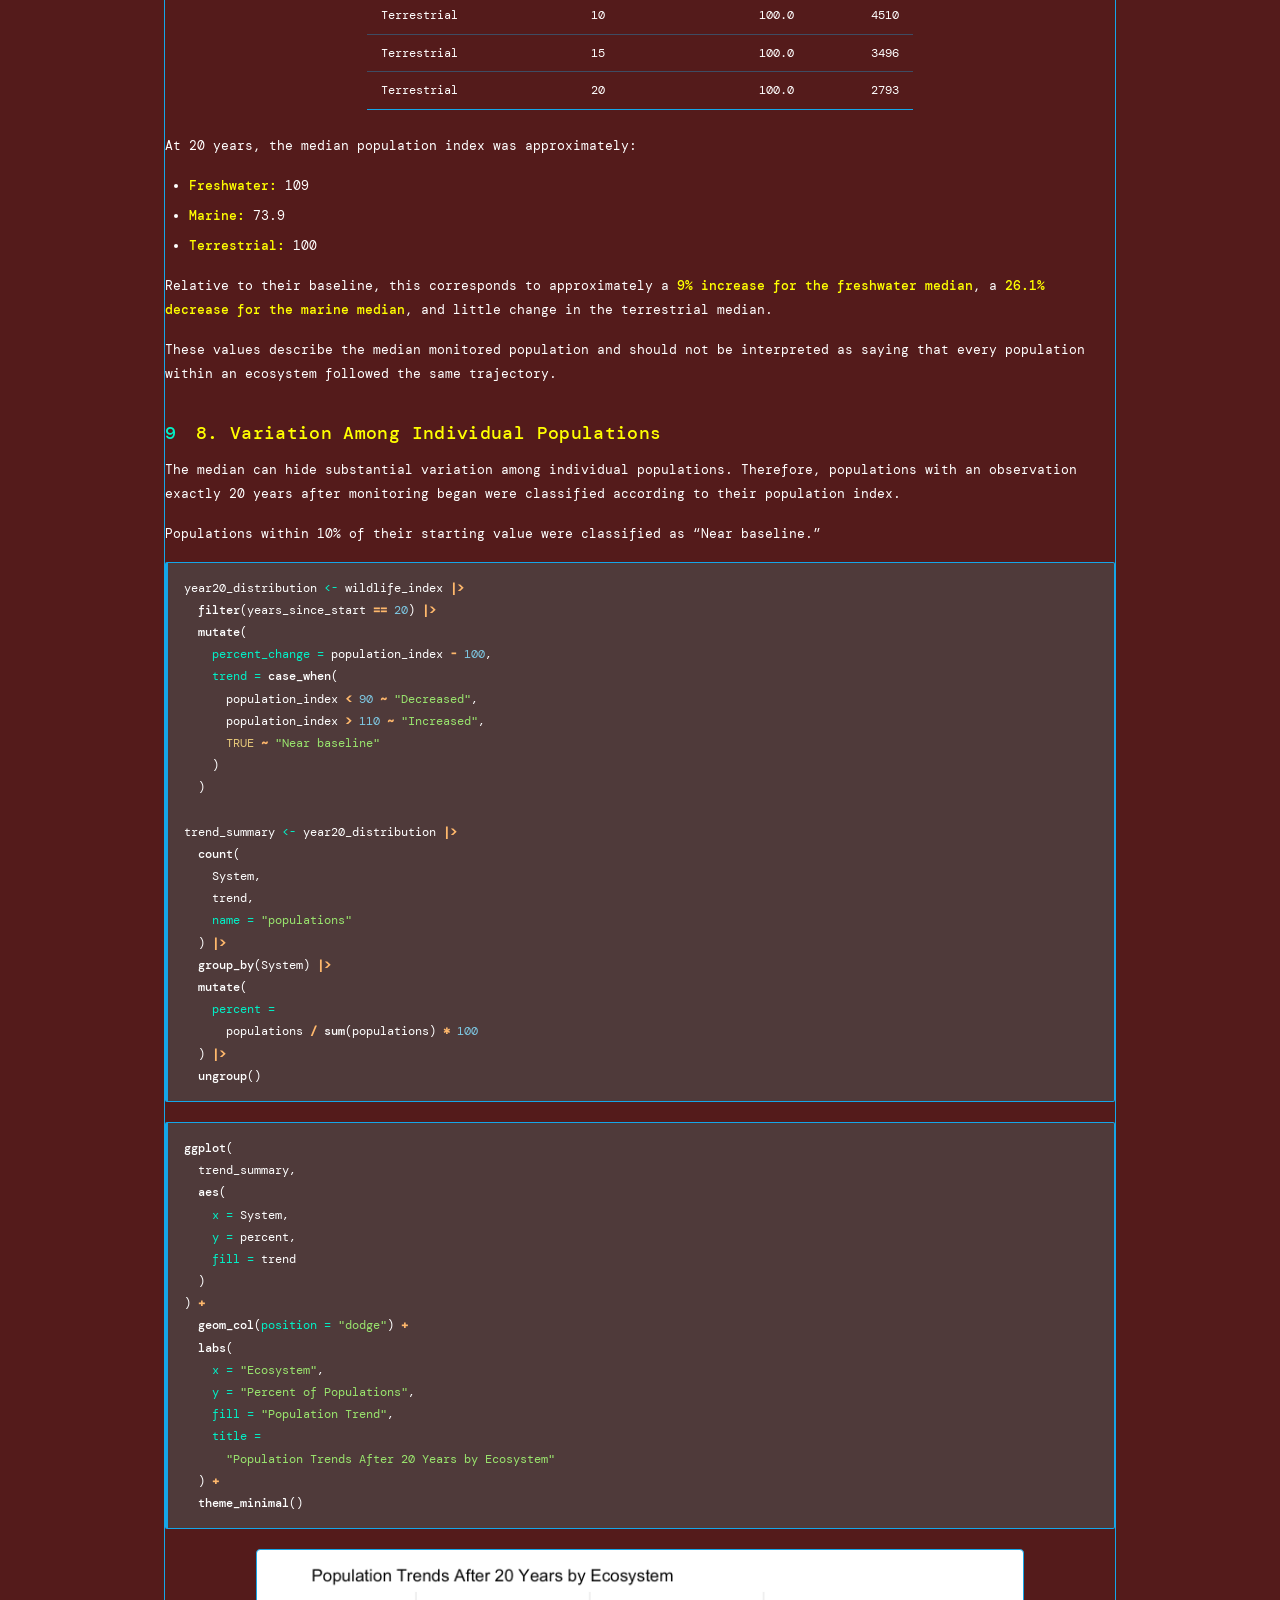
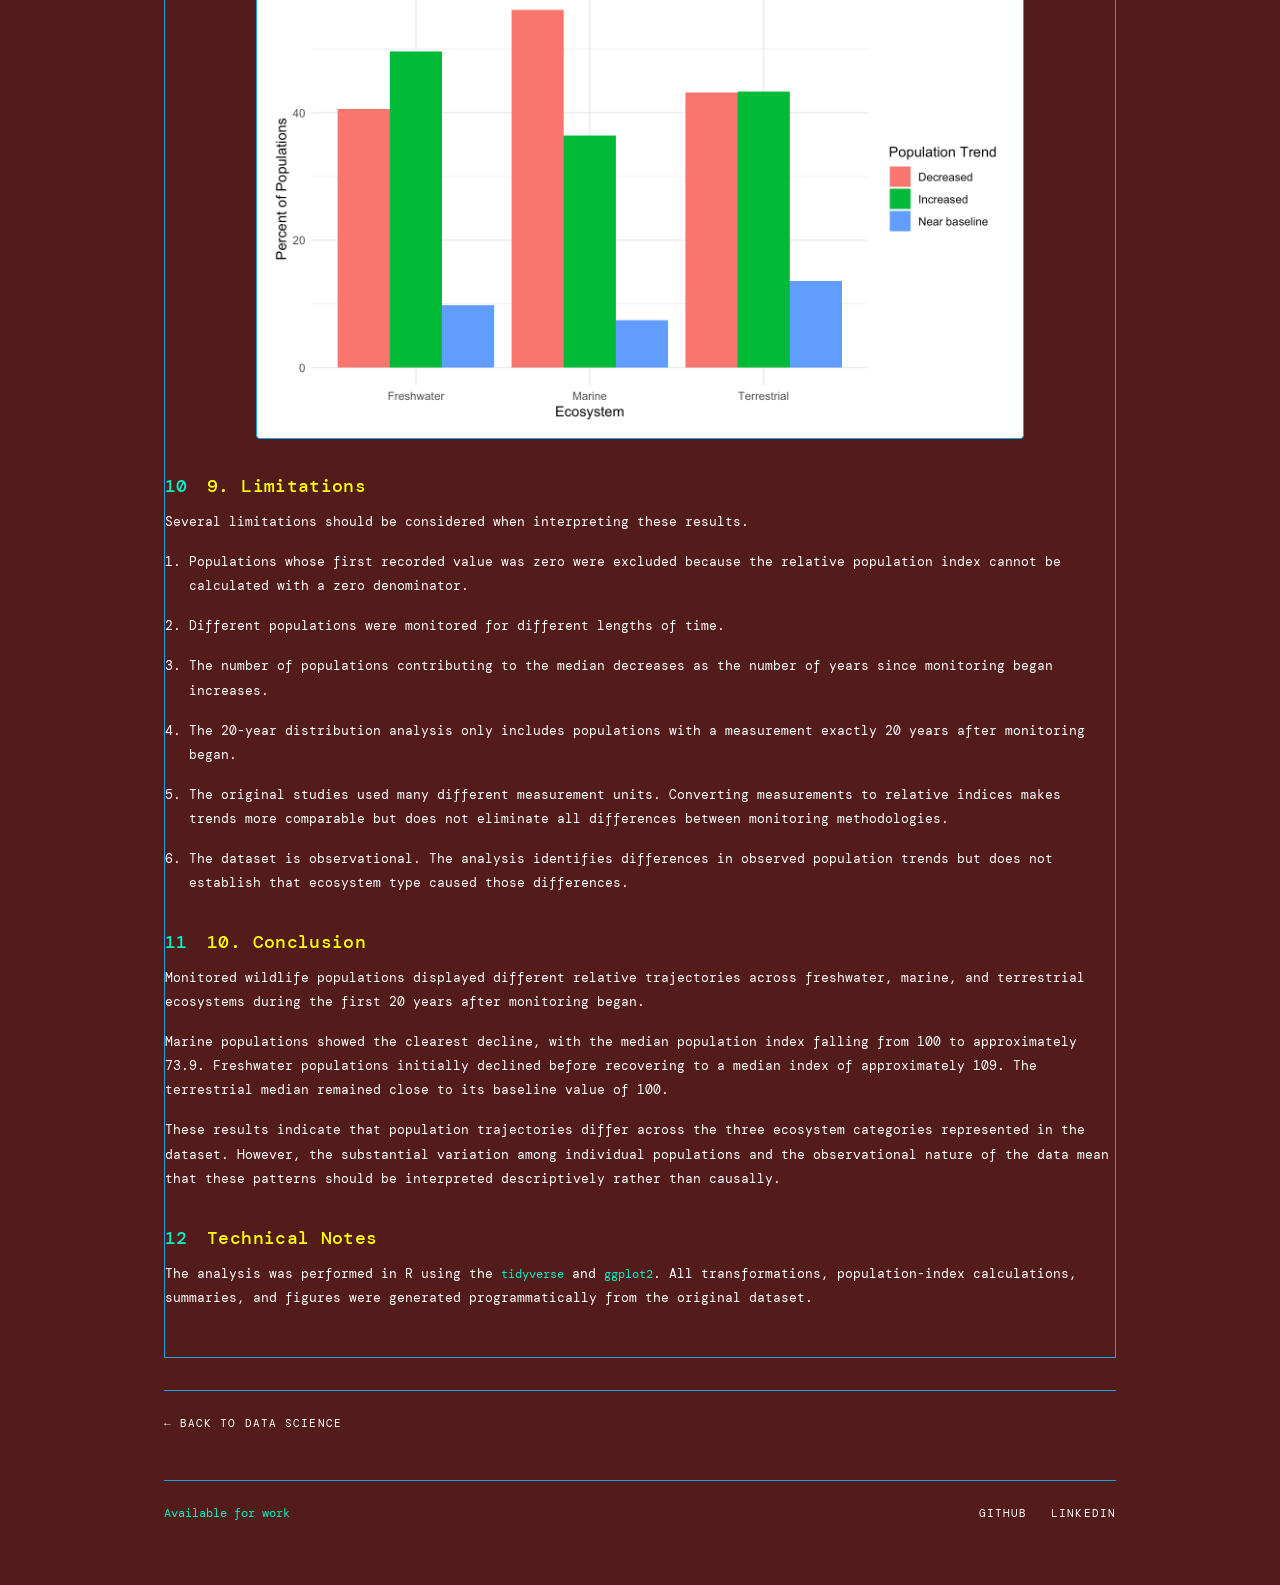
<file: datascience/wildlife.html>
<!DOCTYPE html>
<html lang="en">
<head>
  <meta charset="UTF-8" />
  <meta name="viewport" content="width=device-width, initial-scale=1.0" />
  <meta name="description" content="Wildlife Population Trends Across Ecosystems — a data analysis by Arjun Sharma" />
  <title>Wildlife Population Trends — Arjun Sharma</title>
  <link rel="icon" type="image/svg+xml" href="data:image/svg+xml,%3Csvg xmlns='http://www.w3.org/2000/svg' viewBox='0 0 32 32'%3E%3Crect width='32' height='32' rx='6' fill='%23000'/%3E%3Ctext x='16' y='23' font-family='DM Serif Display, Georgia, serif' font-size='22' font-weight='400' fill='%23e8e8e6' text-anchor='middle'%3EA%3C/text%3E%3C/svg%3E" />
  <link rel="stylesheet" href="../style.css" />
  <link rel="stylesheet" href="../effects.css" />
</head>
<body>

  <div class="port">

    <!-- Nav -->
    <nav class="nav">
      <a class="nav-name" href="../index.html" style="text-decoration:none;">Arjun Sharma</a>
      <div class="nav-links">
        <a href="../index.html#work">Projects</a>
        <a href="../index.html#datascience">Data Science</a>
        <a href="../index.html#leadership">Leadership</a>
        <a href="../index.html#skills">Skills</a>
        <a href="../index.html#contact">Contact</a>
      </div>
    </nav>

    <!-- Report header -->
    <section class="report-header">
      <a class="back-link" href="../index.html#datascience">&larr; Back to Data Science</a>
      <p class="section-label" style="margin-top:1.5rem;">Data Science</p>
      <div class="card-header">
        <span class="card-title">Wildlife Population Trends Across Ecosystems</span>
        <span class="project-year">2026</span>
      </div>
      <p class="card-summary">
        How have monitored wildlife populations changed over time, and do those changes differ across
        freshwater, marine, and terrestrial ecosystems? An analysis of the Living Planet Database (1950–2020)
        using normalized population indices and median trajectories.
      </p>
      <div class="project-tags">
        <span class="tag">R</span>
        <span class="tag">tidyverse</span>
        <span class="tag">ggplot2</span>
        <span class="tag">R Markdown</span>
        <span class="tag">knitr</span>
      </div>
      <div class="report-links">
        <a href="https://github.com/arjunxplorer/portfolio/blob/main/Project/wildlife_population_analysis.Rmd" class="gh-link" target="_blank" rel="noopener">Source .Rmd ↗</a>
        <a href="../Project/wildlife_population_analysis.html" class="gh-link" target="_blank" rel="noopener">Open full report ↗</a>
      </div>
    </section>

    <!-- Embedded knitted report -->
    <iframe
      id="report"
      class="report-frame"
      src="../Project/wildlife_population_analysis.html"
      title="Wildlife Population Trends Across Ecosystems — full report"
      loading="eager"
    ></iframe>

    <div class="report-footer">
      <a class="back-link" href="../index.html#datascience">&larr; Back to Data Science</a>
    </div>

    <!-- Contact -->
    <footer class="contact" id="contact">
      <p>Available for work</p>
      <div class="contact-links">
        <a href="https://github.com/arjunxplorer" target="_blank" rel="noopener">GitHub</a>
        <a href="https://www.linkedin.com/in/arjunsharma99" target="_blank" rel="noopener">LinkedIn</a>
      </div>
    </footer>

  </div>

  <script>
    // Auto-size the report iframe to its content.
    // Primary: the knitted report posts its height (works on file:// too).
    // Secondary: read contentDocument directly when same-origin.
    (function() {
      const frame = document.getElementById('report');
      if (!frame) return;

      let applied = 0;

      function apply(h) {
        h = Math.ceil(Number(h));
        if (!h || h < 100 || h > 20000) return;
        if (applied && h > applied + 400) return;
        if (applied && Math.abs(h - applied) < 8) return;
        applied = h;
        frame.style.height = h + 'px';
        frame.setAttribute('scrolling', 'no');
      }

      window.addEventListener('message', function(e) {
        if (e.source !== frame.contentWindow) return;
        const d = e.data;
        if (!d || !d.type) return;
        if (d.type === 'report-height') apply(d.height);
        if (d.type === 'report-goto' && typeof d.offset === 'number') {
          const rect = frame.getBoundingClientRect();
          const top = window.pageYOffset + rect.top + d.offset - 32;
          window.scrollTo({ top: Math.max(0, top), behavior: 'smooth' });
        }
      });

      frame.addEventListener('load', function() {
        try {
          const doc = frame.contentDocument;
          const marker = doc && doc.getElementById('technical-notes');
          if (marker) {
            const r = marker.getBoundingClientRect();
            apply(r.bottom + 48);
          }
        } catch (e) {
          /* file:// — postMessage from report-resize.html */
        }
      });
    })();

    // Dust mote texture
    (function() {
      const c = document.createElement('canvas');
      c.width = 128;
      c.height = 128;
      const ctx = c.getContext('2d');
      const img = ctx.createImageData(128, 128);
      const d = img.data;
      for (let i = 0; i < d.length; i += 4) {
        const t = Math.random();
        let v;
        if (t < 0.003) {
          v = 140 + Math.random() * 115;
        } else if (t < 0.02) {
          v = 40 + Math.random() * 60;
        } else {
          v = Math.random() * 25;
        }
        d[i] = v;
        d[i + 1] = v;
        d[i + 2] = v;
        d[i + 3] = 255;
      }
      ctx.putImageData(img, 0, 0);
      const div = document.createElement('div');
      div.id = 'dust';
      div.style.cssText =
        'position:fixed;inset:0;pointer-events:none;z-index:9999;' +
        'background-image:url(' + c.toDataURL() + ');' +
        'background-repeat:repeat;background-size:128px 128px;' +
        'opacity:0.25';
      document.body.appendChild(div);
    })();

    // Mouse spotlight
    (function() {
      const div = document.createElement('div');
      div.id = 'spotlight';
      document.body.appendChild(div);
      let raf = null;
      document.addEventListener('mousemove', function(e) {
        if (raf) cancelAnimationFrame(raf);
        raf = requestAnimationFrame(function() {
          div.style.setProperty('--mx', e.clientX + 'px');
          div.style.setProperty('--my', e.clientY + 'px');
        });
      });
    })();
  </script>

</body>
</html>
</file>
<file: style.css>
@import url('https://fonts.googleapis.com/css2?family=DM+Serif+Display:ital@0;1&family=DM+Mono:wght@300;400;500&display=swap');

*, *::before, *::after {
  box-sizing: border-box;
  margin: 0;
  padding: 0;
}

:root {
  --text-primary: #ffff00;
  --text-secondary: #ffffff;
  --text-tertiary: #00f3c9;
  --bg-primary: #541b1b;
  --bg-secondary: #4f3a3a;
  --border: rgb(21 166 232);
}

@media (prefers-color-scheme: dark) {
  :root {
    --text-primary: #ffff00;
    --text-secondary: #ffffff;
    --text-tertiary: #00f3c9;
    --bg-primary: #541b1b;
    --bg-secondary: #4f3a3a;
    --border: rgb(21 166 232);
  }
}

html {
  font-size: 16px;
  -webkit-font-smoothing: antialiased;
  -moz-osx-font-smoothing: grayscale;
}

body {
  font-family: 'DM Mono', monospace;
  background-color: var(--bg-primary);
  color: var(--text-primary);
  min-height: 100vh;
}

/* ── Layout ── */
.port {
  max-width: 1000px;
  margin: 0 auto;
  padding: 2.5rem 1.5rem 4rem;
}

/* ── Nav ── */
.nav {
  display: flex;
  justify-content: space-between;
  align-items: center;
  margin-bottom: 4rem;
  padding-bottom: 1rem;
  border-bottom: 0.5px solid var(--border);
}

.nav-name {
  font-size: 11px;
  letter-spacing: 0.14em;
  text-transform: uppercase;
  color: var(--text-secondary);
}

.nav-links {
  display: flex;
  gap: 1.75rem;
}

.nav-links a {
  font-size: 11px;
  letter-spacing: 0.1em;
  text-transform: uppercase;
  color: var(--text-secondary);
  text-decoration: none;
  transition: color 0.2s ease;
}

.nav-links a:hover {
  color: var(--text-primary);
}

/* ── Hero ── */
.hero {
  display: grid;
  grid-template-columns: 88px 1fr;
  gap: 1.75rem;
  align-items: start;
  margin-bottom: 4rem;
}

.avatar {
  width: 88px;
  height: 88px;
  border-radius: 50%;
  border: 0.5px solid var(--border);
  background: var(--bg-secondary);
  display: flex;
  align-items: center;
  justify-content: center;
  font-family: 'DM Serif Display', serif;
  font-size: 30px;
  color: var(--text-tertiary);
  flex-shrink: 0;
  overflow: hidden;
}

.avatar img {
  width: 100%;
  height: 100%;
  object-fit: cover;
}

.hero-text h1 {
  font-family: 'DM Serif Display', serif;
  font-size: 28px;
  font-weight: 400;
  line-height: 1.25;
  color: var(--text-primary);
  margin-bottom: 0.75rem;
}

.hero-text p {
  font-size: 13px;
  line-height: 1.85;
  color: var(--text-secondary);
  max-width: 460px;
}

/* ── Section label ── */
.section-label {
  font-size: 10px;
  letter-spacing: 0.2em;
  text-transform: uppercase;
  color: var(--text-tertiary);
  margin-bottom: 1.25rem;
}

/* ── Projects ── */
.projects {
  margin-bottom: 3.5rem;
}

.project-card {
  display: grid;
  grid-template-columns: minmax(0, 5fr) minmax(0, 7fr);
  gap: 3rem;
  padding: 1.5rem 0;
  border-top: 0.5px solid var(--border);
}

.project-card:last-child {
  border-bottom: 0.5px solid var(--border);
}

.card-header {
  display: flex;
  align-items: baseline;
  gap: 0.75rem;
  justify-content: flex-start;
  margin-bottom: 0.5rem;
}

.card-title {
  font-size: 14px;
  font-weight: 500;
  color: var(--text-primary);
  letter-spacing: 0.02em;
}

.project-year {
  font-size: 11px;
  color: var(--text-tertiary);
}

/* One-line summary */
.card-summary {
  font-size: 13px;
  line-height: 1.75;
  color: var(--text-secondary);
  margin-bottom: 0.875rem;
}

.project-tags {
  display: flex;
  gap: 0.375rem;
  flex-wrap: wrap;
}

.tag {
  font-size: 10px;
  letter-spacing: 0.08em;
  text-transform: uppercase;
  padding: 3px 8px;
  border: 0.5px solid var(--border);
  color: var(--text-tertiary);
  border-radius: 2px;
}

.card-type {
  font-size: 10px;
  letter-spacing: 0.1em;
  text-transform: uppercase;
  color: var(--text-tertiary);
  margin-bottom: 0.75rem;
}

.project-desc {
  font-size: 13px;
  line-height: 1.85;
  color: var(--text-secondary);
  margin-bottom: 1rem;
}

.card-features h4 {
  font-size: 10px;
  letter-spacing: 0.16em;
  text-transform: uppercase;
  color: var(--text-tertiary);
  margin-bottom: 0.625rem;
}

.feature-list {
  list-style: none;
  display: flex;
  flex-direction: column;
  gap: 0.375rem;
  margin-bottom: 1rem;
}

.feature-list li {
  font-size: 12px;
  color: var(--text-secondary);
  padding-left: 1.25rem;
  position: relative;
  line-height: 1.7;
}

.feature-list li::before {
  content: '—';
  position: absolute;
  left: 0;
  color: var(--text-tertiary);
}

.gh-link {
  display: inline-block;
  margin-bottom: 0.75rem;
  font-size: 11px;
  letter-spacing: 0.08em;
  text-transform: uppercase;
  color: var(--text-secondary);
  text-decoration: none;
  transition: color 0.2s ease;
}

.gh-link:hover {
  color: var(--text-primary);
}

/* ── Clickable card (whole card is a link) ── */
.project-card--link {
  cursor: pointer;
}

.card-link {
  position: absolute;
  inset: 0;
  z-index: 1;
}

.project-card--link .gh-link {
  pointer-events: none;
}

.project-card--link:hover .gh-link,
.project-card--link:hover .card-title {
  color: var(--text-primary);
}

/* ── Report page ── */
.back-link {
  display: inline-block;
  font-size: 11px;
  letter-spacing: 0.1em;
  text-transform: uppercase;
  color: var(--text-secondary);
  text-decoration: none;
  transition: color 0.2s ease;
}

.back-link:hover {
  color: var(--text-primary);
}

.report-header {
  margin-bottom: 2rem;
}

.report-header .card-header {
  margin-bottom: 0.75rem;
}

.report-header .card-title {
  font-family: 'DM Serif Display', serif;
  font-size: 28px;
  font-weight: 400;
  letter-spacing: 0;
}

.report-header .card-summary {
  max-width: 620px;
}

.report-links {
  display: flex;
  gap: 1.5rem;
  margin: 1rem 0 0.25rem;
}

.report-links .gh-link {
  margin-bottom: 0;
}

.report-frame {
  display: block;
  width: 100%;
  height: 80vh;
  min-height: 320px;
  max-height: none;
  border: 0.5px solid var(--border);
  background: var(--bg-primary);
  margin-bottom: 2rem;
}

.report-footer {
  border-top: 0.5px solid var(--border);
  padding-top: 1.25rem;
  margin-bottom: 3rem;
}

/* ── Skills ── */
.skills-section {
  margin-bottom: 3.5rem;
}

.skill-groups {
  display: grid;
  grid-template-columns: 1fr 1fr;
  gap: 2rem;
}

.skill-group h4 {
  font-size: 10px;
  letter-spacing: 0.16em;
  text-transform: uppercase;
  color: var(--text-tertiary);
  margin-bottom: 0.75rem;
}

.skill-pills {
  display: flex;
  flex-wrap: wrap;
  gap: 0.4rem;
}

.skill-pill {
  font-size: 12px;
  padding: 4px 10px;
  background: var(--bg-secondary);
  color: var(--text-secondary);
  border-radius: 2px;
}

/* ── Contact ── */
.contact {
  border-top: 0.5px solid var(--border);
  padding-top: 1.5rem;
  display: flex;
  justify-content: space-between;
  align-items: center;
}

.contact p {
  font-size: 12px;
  color: var(--text-tertiary);
}

.contact-links {
  display: flex;
  gap: 1.5rem;
}

.contact-links a {
  font-size: 11px;
  letter-spacing: 0.1em;
  text-transform: uppercase;
  color: var(--text-secondary);
  text-decoration: none;
  transition: color 0.2s ease;
}

.contact-links a:hover {
  color: var(--text-primary);
}

/* ── Responsive ── */
@media (max-width: 720px) {
  .project-card {
    grid-template-columns: 1fr;
    gap: 1rem;
  }
}

@media (max-width: 520px) {
  .hero {
    grid-template-columns: 1fr;
  }

  .avatar {
    width: 68px;
    height: 68px;
    font-size: 24px;
  }

  .hero-text h1 {
    font-size: 22px;
  }

  .skill-groups {
    grid-template-columns: 1fr;
    gap: 1.5rem;
  }

  .nav-links {
    gap: 1rem;
  }

  .contact {
    flex-direction: column;
    align-items: flex-start;
    gap: 0.75rem;
  }
}
</file>
<file: effects.css>
/* ── Typewriter cursor ── */
.cursor {
  display: inline-block;
  font-weight: 300;
  color: var(--text-tertiary);
  animation: blink 0.7s step-end infinite;
}

@keyframes blink {
  50% { opacity: 0; }
}

/* ── Mouse spotlight ── */
#spotlight {
  position: fixed;
  inset: 0;
  pointer-events: none;
  z-index: 9998;
  opacity: 0.1;
  background: radial-gradient(
    600px circle at var(--mx, 50%) var(--my, 50%),
    rgba(230, 225, 220, 0.5),
    transparent 60%
  );
  transition: opacity 0.4s ease;
}

/* ── Divider shimmer ── */
.project-card {
  position: relative;
  overflow: hidden;
}

.project-card::after {
  content: '';
  position: absolute;
  top: -0.5px;
  left: -100%;
  width: 60%;
  height: 1px;
  background: linear-gradient(
    90deg,
    transparent,
    rgba(200, 185, 165, 0.3),
    transparent
  );
  animation: divider-shimmer 12s ease-in-out infinite;
}

.project-card:nth-child(2)::after { animation-delay: 0s; }
.project-card:nth-child(3)::after { animation-delay: 1.3s; }
.project-card:nth-child(4)::after { animation-delay: 2.6s; }
.project-card:nth-child(5)::after { animation-delay: 4s; }
.project-card:nth-child(6)::after { animation-delay: 5.3s; }
.project-card:nth-child(7)::after { animation-delay: 6.6s; }
.project-card:nth-child(8)::after { animation-delay: 8s; }
.project-card:nth-child(9)::after { animation-delay: 9.3s; }
.project-card:nth-child(10)::after { animation-delay: 10.6s; }

@keyframes divider-shimmer {
  0%, 85% { left: -60%; opacity: 0; }
  88% { left: -60%; opacity: 1; }
  96% { left: 120%; opacity: 1; }
  100% { left: 120%; opacity: 0; }
}

@media (prefers-color-scheme: dark) {
  .project-card::after {
    background: linear-gradient(
      90deg,
      transparent,
      rgba(240, 235, 230, 0.12),
      transparent
    );
  }
}

/* ── Project card hover ── */
.project-card {
  transition: transform 0.3s ease, box-shadow 0.3s ease, filter 0.3s ease;
}

.project-card:hover {
  transform: translateY(-3px);
  filter: brightness(2.08);
}
</file>
